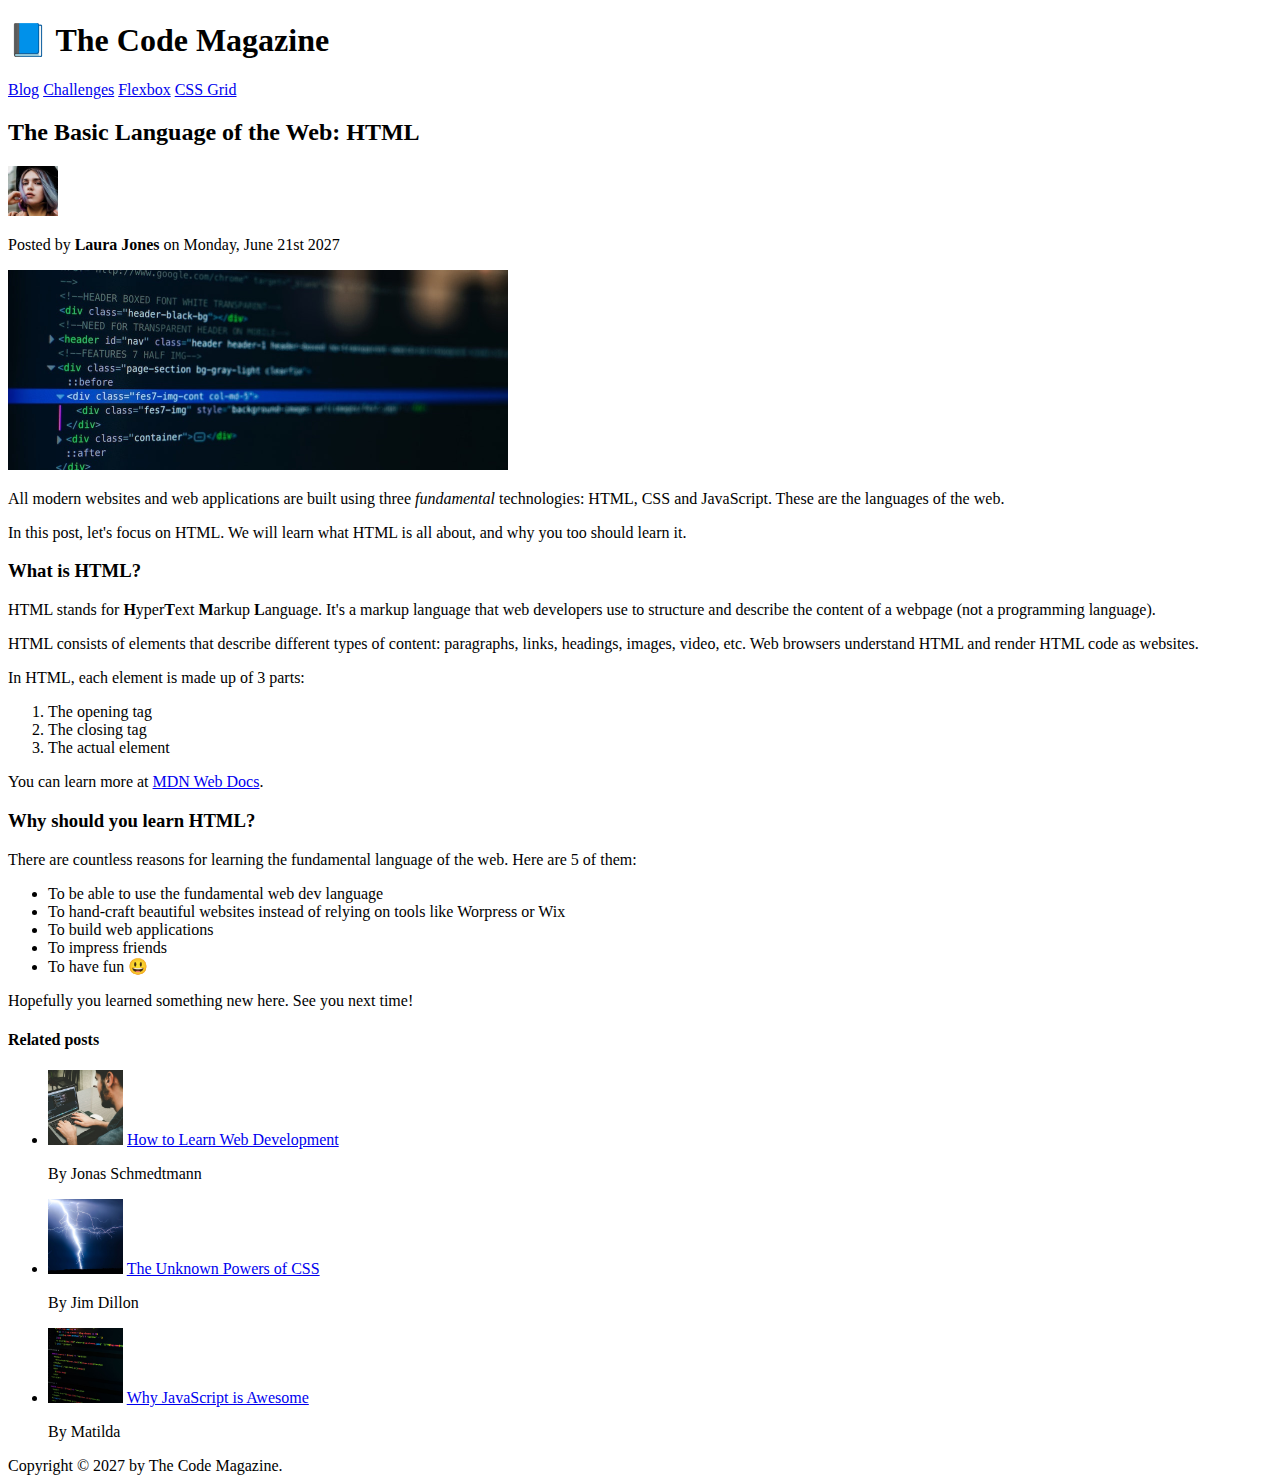
<file: final/02-HTML-Fundamentals/index.html>
<!DOCTYPE html>
<html lang="en">
  <head>
    <meta charset="UTF-8" />
    <title>The Basic Language of the Web: HTML</title>
  </head>

  <body>
    <!--
    <h1>The Basic Language of the Web: HTML</h1>
    <h2>The Basic Language of the Web: HTML</h2>
    <h3>The Basic Language of the Web: HTML</h3>
    <h4>The Basic Language of the Web: HTML</h4>
    <h5>The Basic Language of the Web: HTML</h5>
    <h6>The Basic Language of the Web: HTML</h6>
    -->

    <header>
      <h1>📘 The Code Magazine</h1>

      <nav>
        <a href="blog.html">Blog</a>
        <a href="#">Challenges</a>
        <a href="#">Flexbox</a>
        <a href="#">CSS Grid</a>
      </nav>
    </header>

    <article>
      <header>
        <h2>The Basic Language of the Web: HTML</h2>

        <img
          src="img/laura-jones.jpg"
          alt="Headshot of Laura Jones"
          height="50"
          width="50"
        />

        <p>Posted by <strong>Laura Jones</strong> on Monday, June 21st 2027</p>

        <img
          src="img/post-img.jpg"
          alt="HTML code on a screen"
          width="500"
          height="200"
        />
      </header>

      <p>
        All modern websites and web applications are built using three
        <em>fundamental</em>
        technologies: HTML, CSS and JavaScript. These are the languages of the
        web.
      </p>

      <p>
        In this post, let's focus on HTML. We will learn what HTML is all about,
        and why you too should learn it.
      </p>

      <h3>What is HTML?</h3>
      <p>
        HTML stands for <strong>H</strong>yper<strong>T</strong>ext
        <strong>M</strong>arkup <strong>L</strong>anguage. It's a markup
        language that web developers use to structure and describe the content
        of a webpage (not a programming language).
      </p>
      <p>
        HTML consists of elements that describe different types of content:
        paragraphs, links, headings, images, video, etc. Web browsers understand
        HTML and render HTML code as websites.
      </p>
      <p>In HTML, each element is made up of 3 parts:</p>

      <ol>
        <li>The opening tag</li>
        <li>The closing tag</li>
        <li>The actual element</li>
      </ol>

      <p>
        You can learn more at
        <a
          href="https://developer.mozilla.org/en-US/docs/Web/HTML"
          target="_blank"
          >MDN Web Docs</a
        >.
      </p>

      <h3>Why should you learn HTML?</h3>

      <p>
        There are countless reasons for learning the fundamental language of the
        web. Here are 5 of them:
      </p>

      <ul>
        <li>To be able to use the fundamental web dev language</li>
        <li>
          To hand-craft beautiful websites instead of relying on tools like
          Worpress or Wix
        </li>
        <li>To build web applications</li>
        <li>To impress friends</li>
        <li>To have fun 😃</li>
      </ul>

      <p>Hopefully you learned something new here. See you next time!</p>
    </article>

    <aside>
      <h4>Related posts</h4>

      <ul>
        <li>
          <img
            src="img/related-1.jpg"
            alt="Person programming"
            width="75"
            width="75"
          />
          <a href="#">How to Learn Web Development</a>
          <p>By Jonas Schmedtmann</p>
        </li>
        <li>
          <img src="img/related-2.jpg" alt="Lightning" width="75" heigth="75" />
          <a href="#">The Unknown Powers of CSS</a>
          <p>By Jim Dillon</p>
        </li>
        <li>
          <img
            src="img/related-3.jpg"
            alt="JavaScript code on a screen"
            width="75"
            height="75"
          />
          <a href="#">Why JavaScript is Awesome</a>
          <p>By Matilda</p>
        </li>
      </ul>
    </aside>

    <footer>Copyright &copy; 2027 by The Code Magazine.</footer>
  </body>
</html>
</file>
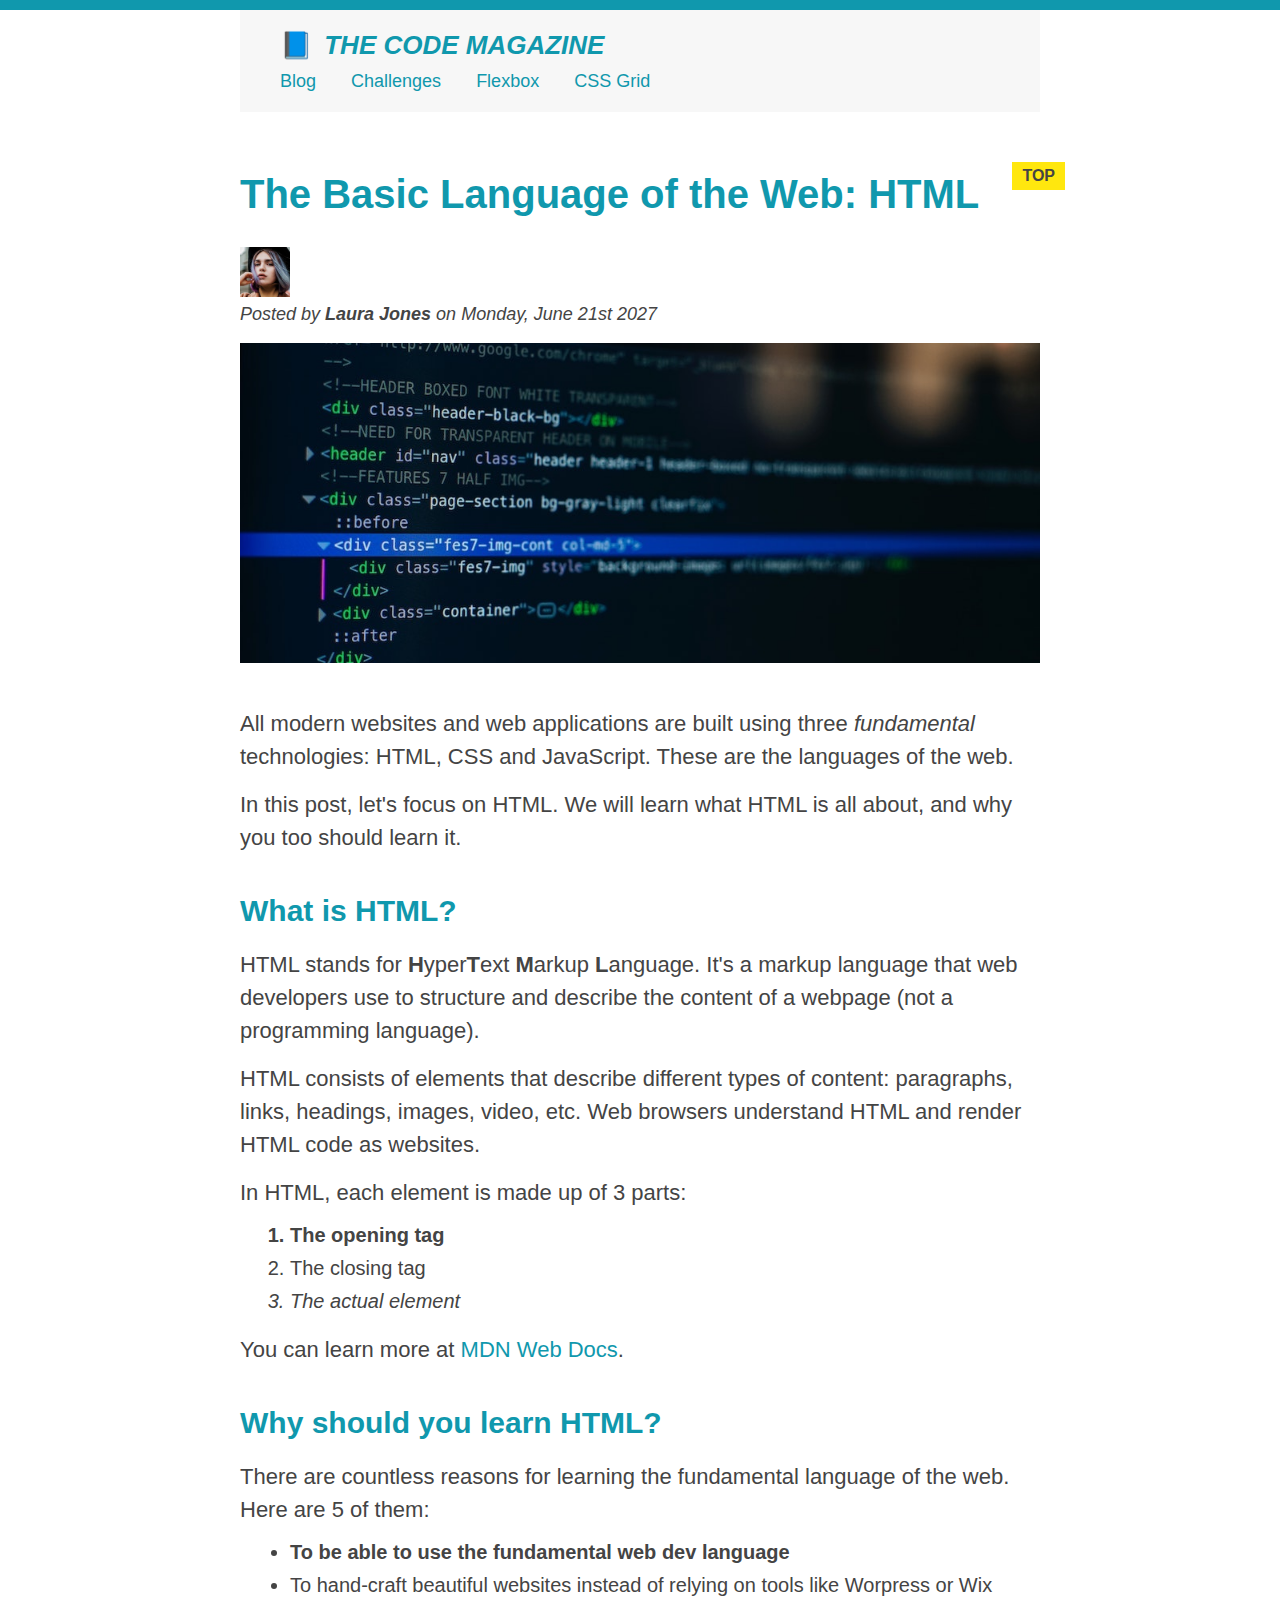
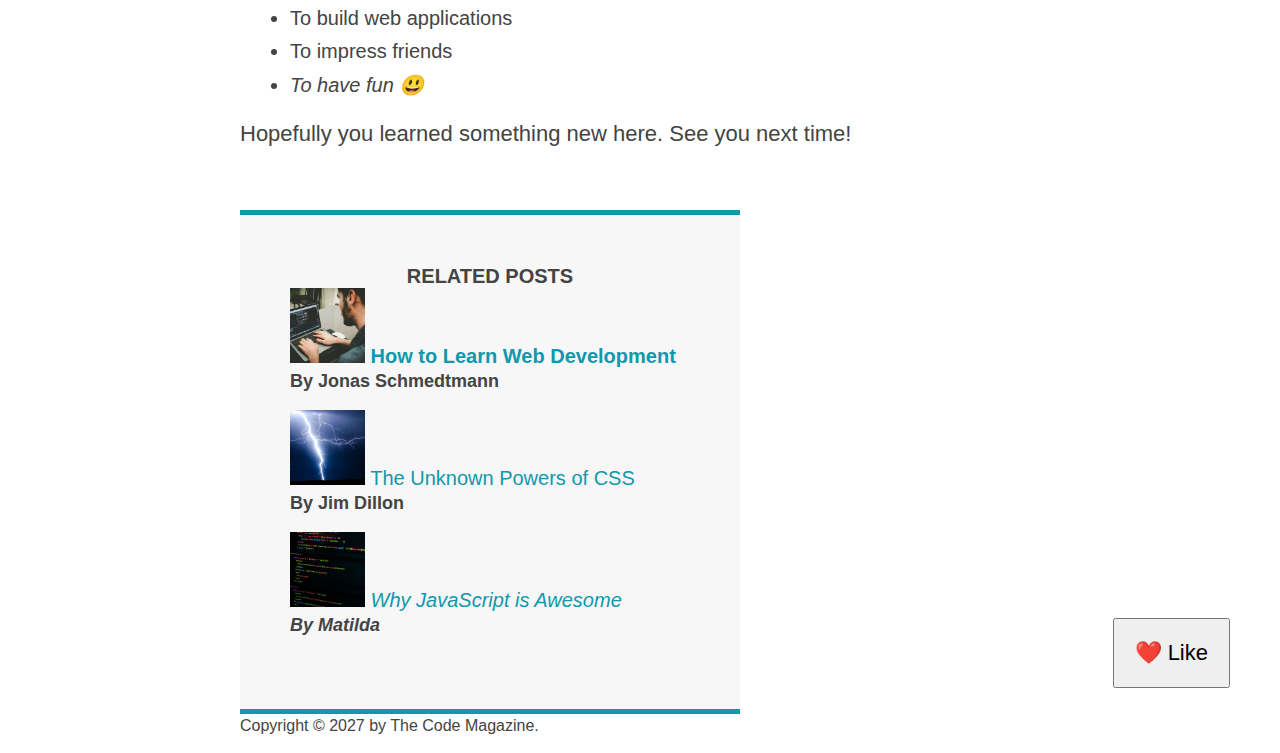
<file: final/03-CSS-Fundamentals/index.html>
<!DOCTYPE html>
<html lang="en">
  <head>
    <meta charset="UTF-8" />
    <link href="style.css" rel="stylesheet" />

    <title>The Basic Language of the Web: HTML</title>
  </head>

  <body>
    <!--
    <h1>The Basic Language of the Web: HTML</h1>
    <h2>The Basic Language of the Web: HTML</h2>
    <h3>The Basic Language of the Web: HTML</h3>
    <h4>The Basic Language of the Web: HTML</h4>
    <h5>The Basic Language of the Web: HTML</h5>
    <h6>The Basic Language of the Web: HTML</h6>
    -->

    <div class="container">
      <header class="main-header">
        <h1>📘 The Code Magazine</h1>

        <nav>
          <!-- <strong>This is the navigation</strong> -->
          <a href="blog.html">Blog</a>
          <a href="#">Challenges</a>
          <a href="#">Flexbox</a>
          <a href="#">CSS Grid</a>
        </nav>
      </header>

      <article>
        <header class="post-header">
          <h2>The Basic Language of the Web: HTML</h2>

          <img
            src="img/laura-jones.jpg"
            alt="Headshot of Laura Jones"
            height="50"
            width="50"
          />

          <p id="author">
            Posted by <strong>Laura Jones</strong> on Monday, June 21st 2027
          </p>

          <img
            src="img/post-img.jpg"
            alt="HTML code on a screen"
            width="500"
            height="200"
            class="post-img"
          />
          <button>❤️ Like</button>
        </header>

        <p>
          All modern websites and web applications are built using three
          <em>fundamental</em>
          technologies: HTML, CSS and JavaScript. These are the languages of the
          web.
        </p>

        <p>
          In this post, let's focus on HTML. We will learn what HTML is all
          about, and why you too should learn it.
        </p>

        <h3>What is HTML?</h3>
        <p>
          HTML stands for <strong>H</strong>yper<strong>T</strong>ext
          <strong>M</strong>arkup <strong>L</strong>anguage. It's a markup
          language that web developers use to structure and describe the content
          of a webpage (not a programming language).
        </p>
        <p>
          HTML consists of elements that describe different types of content:
          paragraphs, links, headings, images, video, etc. Web browsers
          understand HTML and render HTML code as websites.
        </p>
        <p>In HTML, each element is made up of 3 parts:</p>

        <ol>
          <li class="first-li">The opening tag</li>
          <li>The closing tag</li>
          <li>The actual element</li>
        </ol>

        <p>
          You can learn more at
          <a
            href="https://developer.mozilla.org/en-US/docs/Web/HTML"
            target="_blank"
            >MDN Web Docs</a
          >.
        </p>

        <h3>Why should you learn HTML?</h3>

        <p>
          There are countless reasons for learning the fundamental language of
          the web. Here are 5 of them:
        </p>

        <ul>
          <li class="first-li">
            To be able to use the fundamental web dev language
          </li>
          <li>
            To hand-craft beautiful websites instead of relying on tools like
            Worpress or Wix
          </li>
          <li>To build web applications</li>
          <li>To impress friends</li>
          <li>To have fun 😃</li>
        </ul>

        <p>Hopefully you learned something new here. See you next time!</p>
      </article>

      <aside>
        <h4>Related posts</h4>

        <ul class="related">
          <li>
            <img
              src="img/related-1.jpg"
              alt="Person programming"
              width="75"
              height="75"
            />
            <a href="#">How to Learn Web Development</a>
            <p class="related-author">By Jonas Schmedtmann</p>
          </li>
          <li>
            <img
              src="img/related-2.jpg"
              alt="Lightning"
              width="75"
              height="75"
            />
            <a href="#">The Unknown Powers of CSS</a>
            <p class="related-author">By Jim Dillon</p>
          </li>
          <li>
            <img
              src="img/related-3.jpg"
              alt="JavaScript code on a screen"
              width="75"
              height="75"
            />
            <a href="#">Why JavaScript is Awesome</a>
            <p class="related-author">By Matilda</p>
          </li>
        </ul>
      </aside>

      <footer>
        <p id="copyright" class="copyright text">
          Copyright &copy; 2027 by The Code Magazine.
        </p>
      </footer>
    </div>
  </body>
</html>
</file>
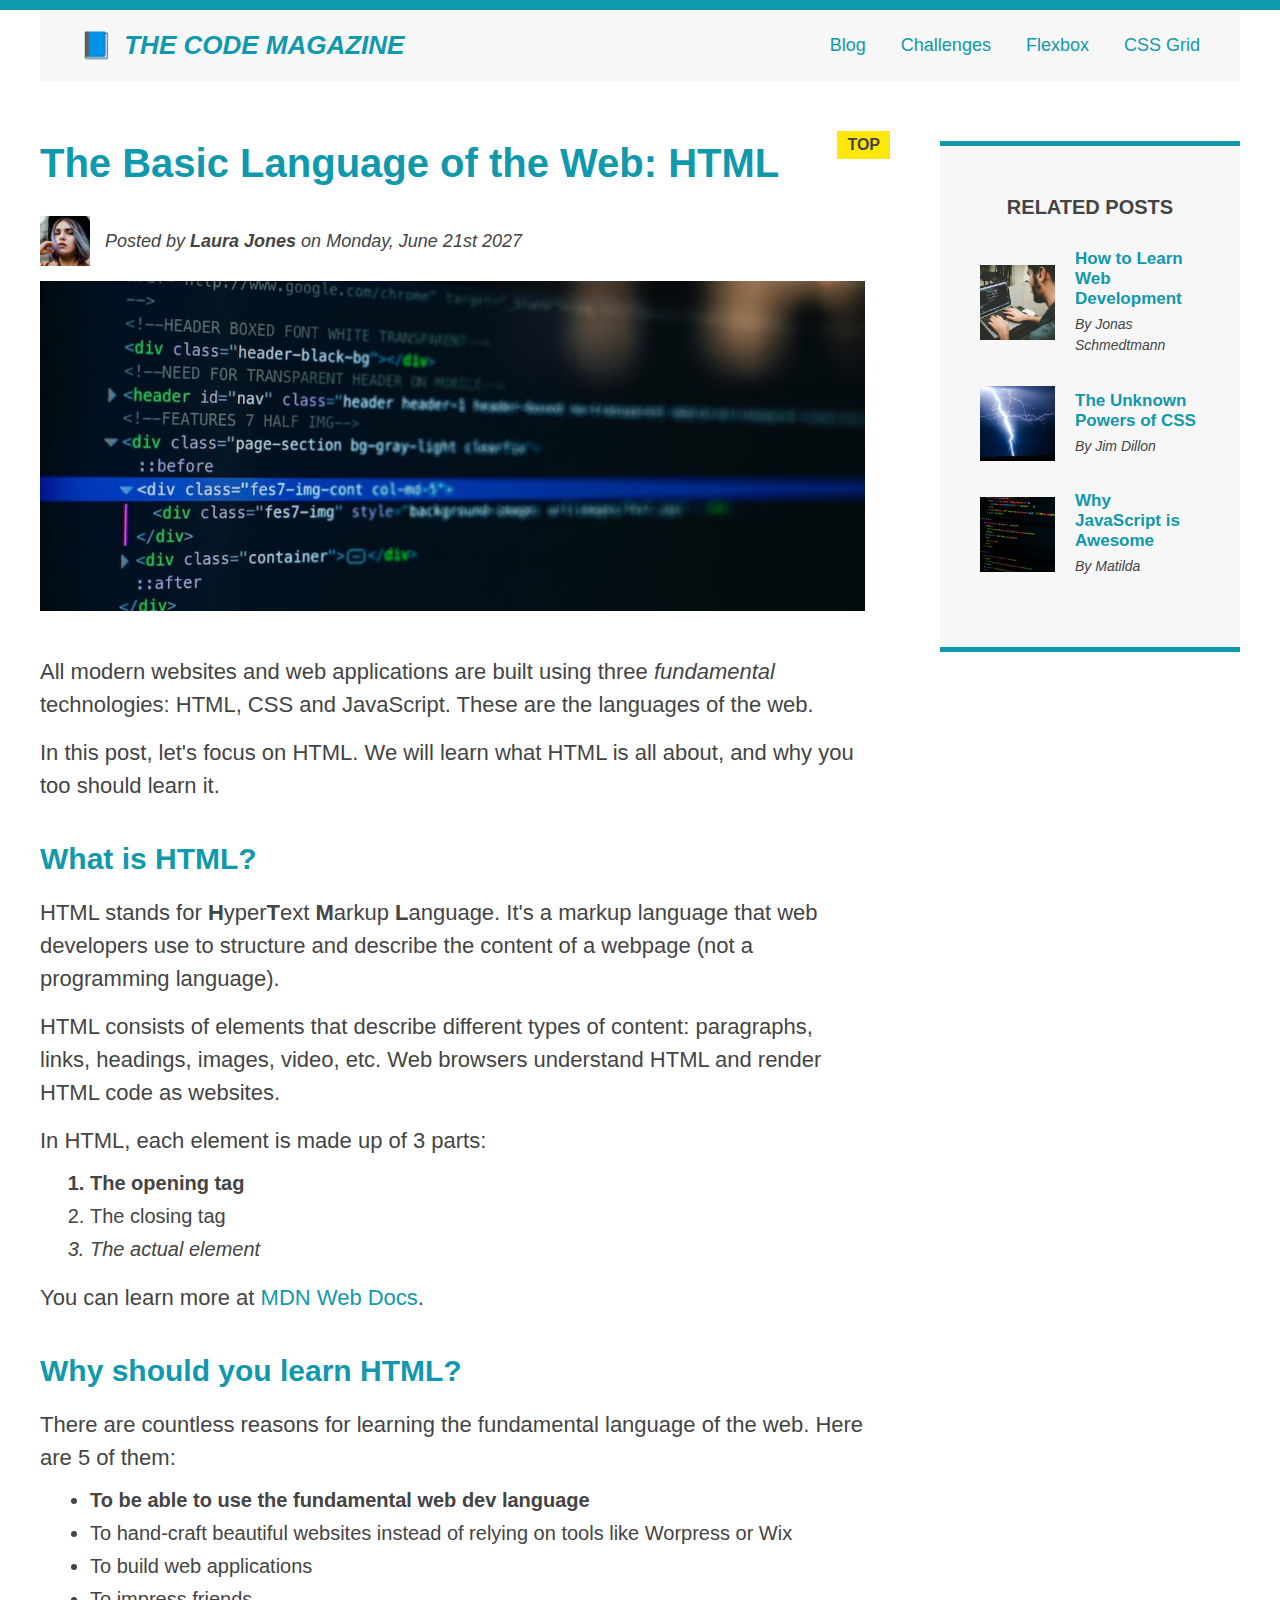
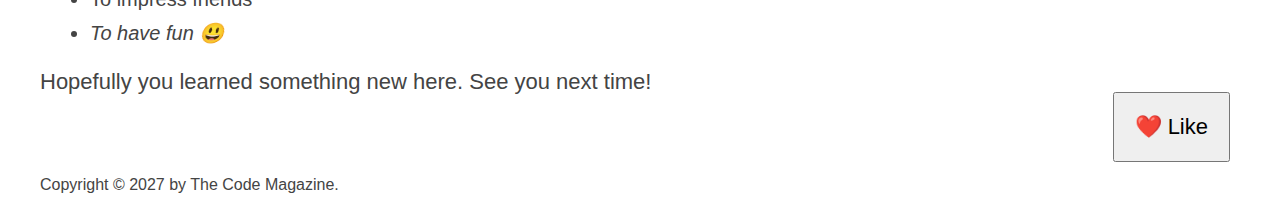
<file: final/04-CSS-Layouts/index.html>
<!DOCTYPE html>
<html lang="en">
  <head>
    <meta charset="UTF-8" />
    <link href="style.css" rel="stylesheet" />

    <title>The Basic Language of the Web: HTML</title>
  </head>

  <body>
    <!--
    <h1>The Basic Language of the Web: HTML</h1>
    <h2>The Basic Language of the Web: HTML</h2>
    <h3>The Basic Language of the Web: HTML</h3>
    <h4>The Basic Language of the Web: HTML</h4>
    <h5>The Basic Language of the Web: HTML</h5>
    <h6>The Basic Language of the Web: HTML</h6>
    -->

    <div class="container">
      <header class="main-header clearfix">
        <h1>📘 The Code Magazine</h1>

        <nav>
          <!-- <strong>This is the navigation</strong> -->
          <a href="blog.html">Blog</a>
          <a href="#">Challenges</a>
          <a href="flexbox.html">Flexbox</a>
          <a href="css-grid.html">CSS Grid</a>
        </nav>

        <!-- <div class="clear"></div> -->
      </header>

      <!-- ONLY NECESSARY FOR FLEXBOX -->
      <!-- <div class="row"> -->
      <article>
        <header class="post-header">
          <h2>The Basic Language of the Web: HTML</h2>

          <div class="author-box">
            <img
              src="img/laura-jones.jpg"
              alt="Headshot of Laura Jones"
              height="50"
              width="50"
              class="author-img"
            />

            <p id="author" class="author">
              Posted by <strong>Laura Jones</strong> on Monday, June 21st 2027
            </p>
          </div>

          <img
            src="img/post-img.jpg"
            alt="HTML code on a screen"
            width="500"
            height="200"
            class="post-img"
          />
          <button>❤️ Like</button>
        </header>

        <p>
          All modern websites and web applications are built using three
          <em>fundamental</em>
          technologies: HTML, CSS and JavaScript. These are the languages of the
          web.
        </p>

        <p>
          In this post, let's focus on HTML. We will learn what HTML is all
          about, and why you too should learn it.
        </p>

        <h3>What is HTML?</h3>
        <p>
          HTML stands for <strong>H</strong>yper<strong>T</strong>ext
          <strong>M</strong>arkup <strong>L</strong>anguage. It's a markup
          language that web developers use to structure and describe the content
          of a webpage (not a programming language).
        </p>
        <p>
          HTML consists of elements that describe different types of content:
          paragraphs, links, headings, images, video, etc. Web browsers
          understand HTML and render HTML code as websites.
        </p>
        <p>In HTML, each element is made up of 3 parts:</p>

        <ol>
          <li class="first-li">The opening tag</li>
          <li>The closing tag</li>
          <li>The actual element</li>
        </ol>

        <p>
          You can learn more at
          <a
            href="https://developer.mozilla.org/en-US/docs/Web/HTML"
            target="_blank"
            >MDN Web Docs</a
          >.
        </p>

        <h3>Why should you learn HTML?</h3>

        <p>
          There are countless reasons for learning the fundamental language of
          the web. Here are 5 of them:
        </p>

        <ul>
          <li class="first-li">
            To be able to use the fundamental web dev language
          </li>
          <li>
            To hand-craft beautiful websites instead of relying on tools like
            Worpress or Wix
          </li>
          <li>To build web applications</li>
          <li>To impress friends</li>
          <li>To have fun 😃</li>
        </ul>

        <p>Hopefully you learned something new here. See you next time!</p>
      </article>

      <aside>
        <h4>Related posts</h4>

        <ul class="related">
          <li class="related-post">
            <img
              src="img/related-1.jpg"
              alt="Person programming"
              width="75"
              height="75"
            />
            <div>
              <a href="#" class="related-link">How to Learn Web Development</a>
              <p class="related-author">By Jonas Schmedtmann</p>
            </div>
          </li>
          <li class="related-post">
            <img
              src="img/related-2.jpg"
              alt="Lightning"
              width="75"
              height="75"
            />
            <div>
              <a href="#" class="related-link">The Unknown Powers of CSS</a>
              <p class="related-author">By Jim Dillon</p>
            </div>
          </li>
          <li class="related-post">
            <img
              src="img/related-3.jpg"
              alt="JavaScript code on a screen"
              width="75"
              height="75"
            />
            <div>
              <a href="#" class="related-link">Why JavaScript is Awesome</a>
              <p class="related-author">By Matilda</p>
            </div>
          </li>
        </ul>
      </aside>
      <!-- </div> -->

      <footer>
        <p id="copyright" class="copyright text">
          Copyright &copy; 2027 by The Code Magazine.
        </p>
      </footer>
    </div>
  </body>
</html>
</file>
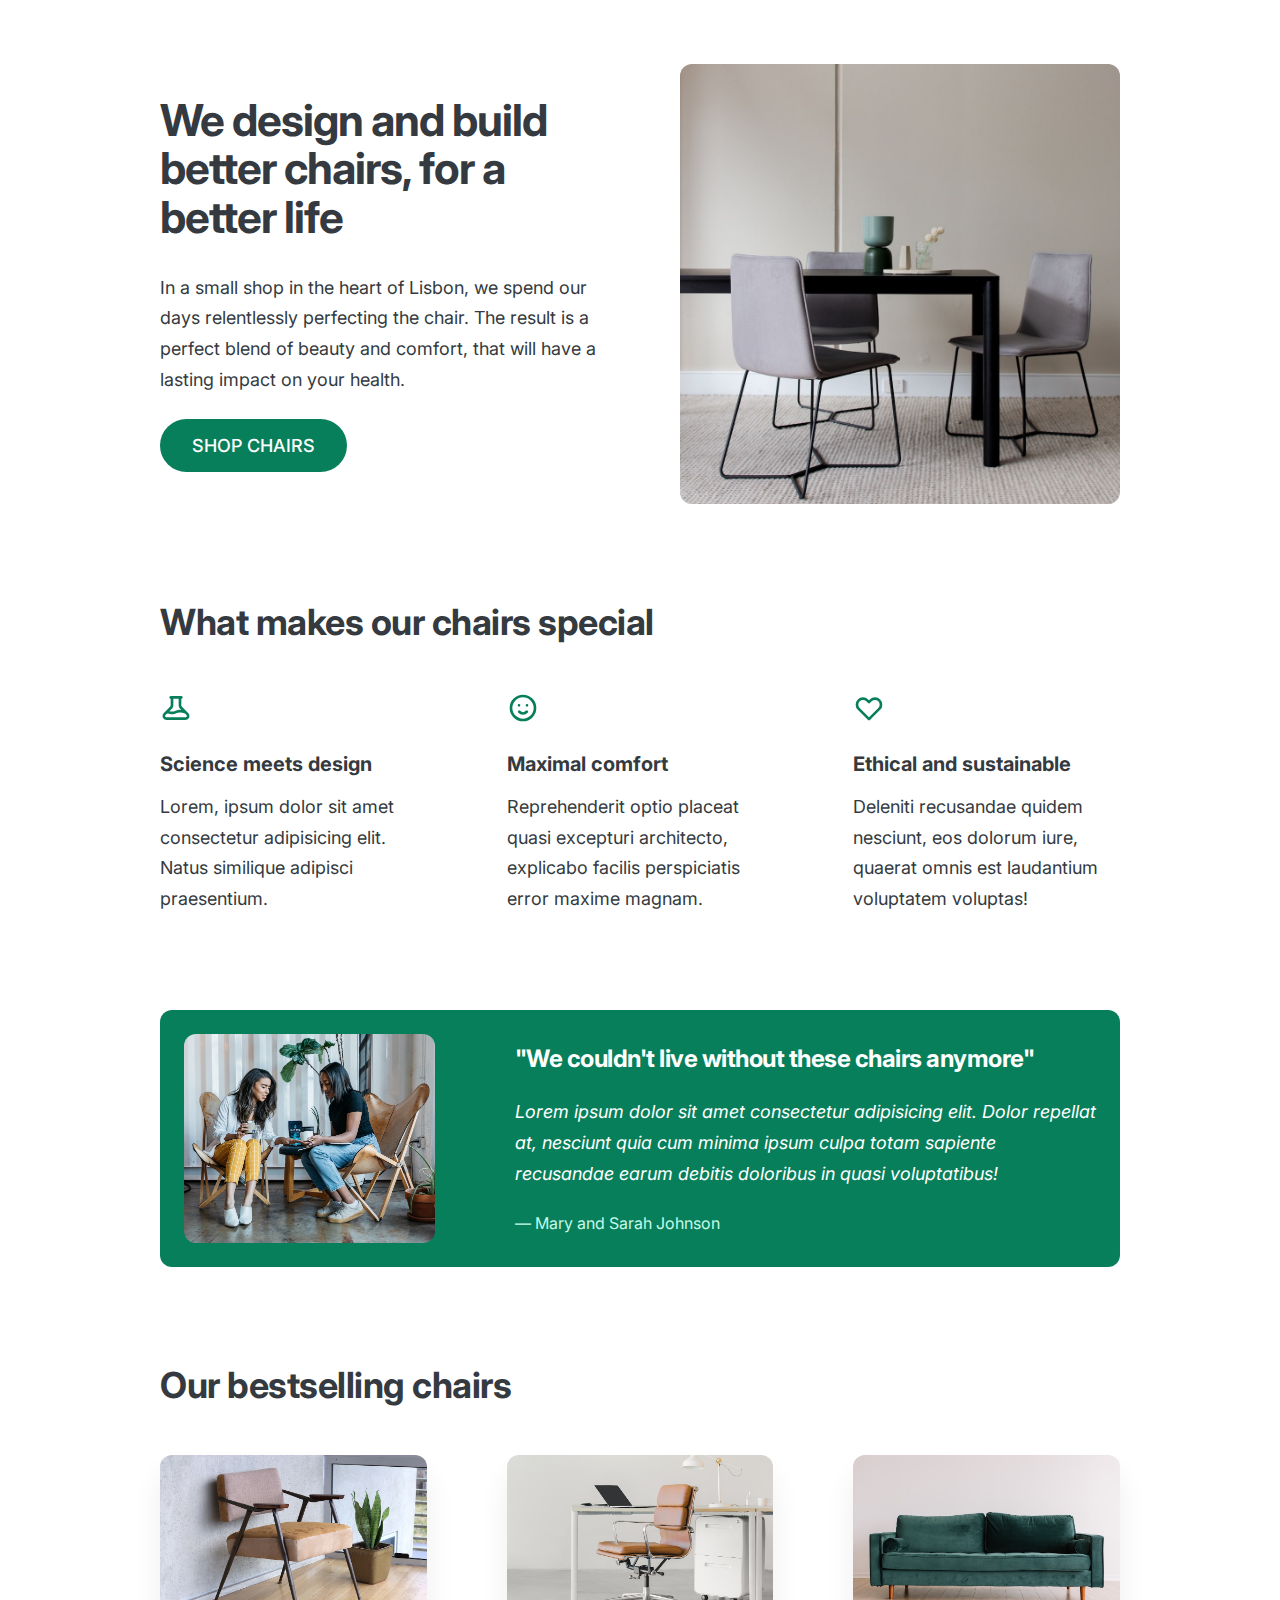
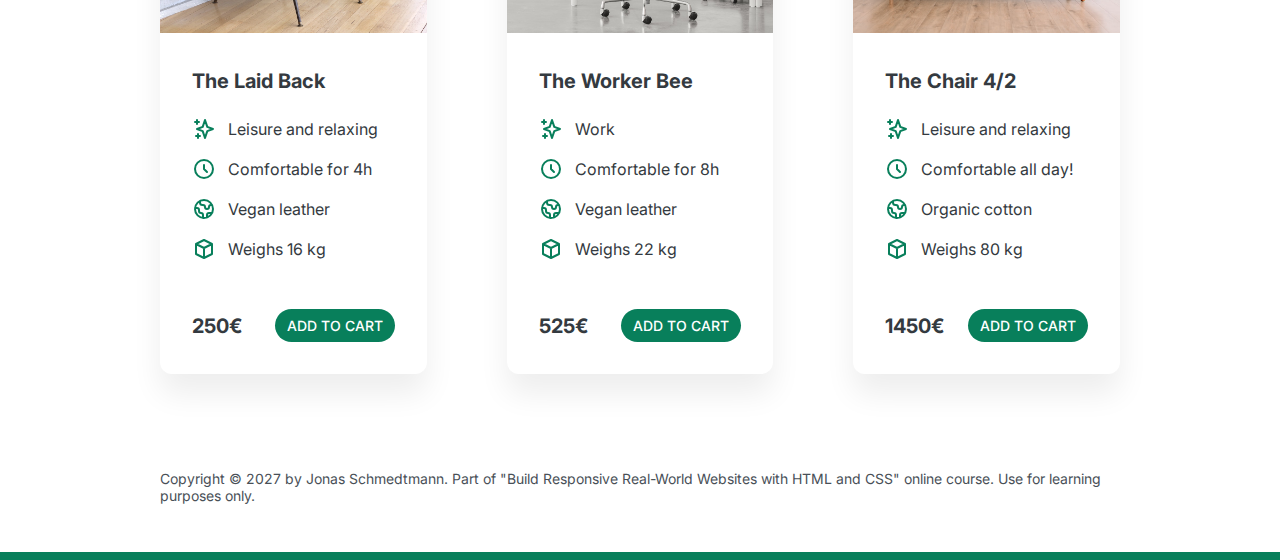
<file: final/05-Design/index.html>
<!DOCTYPE html>
<html lang="en">
  <head>
    <meta charset="UTF-8" />
    <meta http-equiv="X-UA-Compatible" content="IE=edge" />
    <meta name="viewport" content="width=device-width, initial-scale=1.0" />

    <link rel="preconnect" href="https://fonts.gstatic.com" />
    <link
      href="https://fonts.googleapis.com/css2?family=Inter:wght@400;500;700&display=swap"
      rel="stylesheet"
    />

    <link rel="stylesheet" href="style.css" />
    <title>Lisbon Chair Shop</title>
  </head>
  <body>
    <div class="container">
      <header>
        <div class="header-text-box">
          <h1>We design and build better chairs, for a better life</h1>
          <p class="header-text">
            In a small shop in the heart of Lisbon, we spend our days
            relentlessly perfecting the chair. The result is a perfect blend of
            beauty and comfort, that will have a lasting impact on your health.
          </p>
          <a class="btn btn--big" href="#">Shop chairs</a>
        </div>
        <img src="hero.jpg" alt="Photo" />
      </header>

      <section>
        <h2>What makes our chairs special</h2>
        <div class="grid-3-cols">
          <div>
            <svg
              xmlns="http://www.w3.org/2000/svg"
              class="features-icon"
              fill="none"
              viewBox="0 0 24 24"
              stroke="currentColor"
            >
              <path
                stroke-linecap="round"
                stroke-linejoin="round"
                stroke-width="2"
                d="M19.428 15.428a2 2 0 00-1.022-.547l-2.387-.477a6 6 0 00-3.86.517l-.318.158a6 6 0 01-3.86.517L6.05 15.21a2 2 0 00-1.806.547M8 4h8l-1 1v5.172a2 2 0 00.586 1.414l5 5c1.26 1.26.367 3.414-1.415 3.414H4.828c-1.782 0-2.674-2.154-1.414-3.414l5-5A2 2 0 009 10.172V5L8 4z"
              />
            </svg>
            <p class="features-title"><strong>Science meets design</strong></p>
            <p class="features-text">
              Lorem, ipsum dolor sit amet consectetur adipisicing elit. Natus
              similique adipisci praesentium.
            </p>
          </div>

          <div>
            <svg
              xmlns="http://www.w3.org/2000/svg"
              class="features-icon"
              fill="none"
              viewBox="0 0 24 24"
              stroke="currentColor"
            >
              <path
                stroke-linecap="round"
                stroke-linejoin="round"
                stroke-width="2"
                d="M14.828 14.828a4 4 0 01-5.656 0M9 10h.01M15 10h.01M21 12a9 9 0 11-18 0 9 9 0 0118 0z"
              />
            </svg>
            <p class="features-title">
              <strong>Maximal comfort</strong>
            </p>
            <p class="features-text">
              Reprehenderit optio placeat quasi excepturi architecto, explicabo
              facilis perspiciatis error maxime magnam.
            </p>
          </div>

          <div>
            <svg
              xmlns="http://www.w3.org/2000/svg"
              class="features-icon"
              fill="none"
              viewBox="0 0 24 24"
              stroke="currentColor"
            >
              <path
                stroke-linecap="round"
                stroke-linejoin="round"
                stroke-width="2"
                d="M4.318 6.318a4.5 4.5 0 000 6.364L12 20.364l7.682-7.682a4.5 4.5 0 00-6.364-6.364L12 7.636l-1.318-1.318a4.5 4.5 0 00-6.364 0z"
              />
            </svg>
            <p class="features-title">
              <strong>Ethical and sustainable</strong>
            </p>
            <p class="features-text">
              Deleniti recusandae quidem nesciunt, eos dolorum iure, quaerat
              omnis est laudantium voluptatem voluptas!
            </p>
          </div>
        </div>
      </section>

      <section class="testimonial-section">
        <div class="grid-3-cols">
          <img src="customers.jpg" alt="People sitting on chairs" />
          <div class="testimonial-box">
            <h2>"We couldn't live without these chairs anymore"</h2>
            <blockquote class="testimonial-text">
              Lorem ipsum dolor sit amet consectetur adipisicing elit. Dolor
              repellat at, nesciunt quia cum minima ipsum culpa totam sapiente
              recusandae earum debitis doloribus in quasi voluptatibus!
            </blockquote>
            <p class="testimonial-author">&mdash; Mary and Sarah Johnson</p>
          </div>
        </div>
      </section>

      <section>
        <h2>Our bestselling chairs</h2>
        <div class="grid-3-cols">
          <figure class="chair">
            <img src="chair-1.jpg" alt="Chair" />
            <div class="chair-box">
              <h3>The Laid Back</h3>
              <ul class="chair-details">
                <li>
                  <svg
                    xmlns="http://www.w3.org/2000/svg"
                    class="chair-icon"
                    fill="none"
                    viewBox="0 0 24 24"
                    stroke="currentColor"
                  >
                    <path
                      stroke-linecap="round"
                      stroke-linejoin="round"
                      stroke-width="2"
                      d="M5 3v4M3 5h4M6 17v4m-2-2h4m5-16l2.286 6.857L21 12l-5.714 2.143L13 21l-2.286-6.857L5 12l5.714-2.143L13 3z"
                    />
                  </svg>
                  <!-- Span is a generic INLINE text element, it doesn't have any meaning. It's like a div element, but inline -->
                  <span>Leisure and relaxing</span>
                </li>
                <li>
                  <svg
                    xmlns="http://www.w3.org/2000/svg"
                    class="chair-icon"
                    fill="none"
                    viewBox="0 0 24 24"
                    stroke="currentColor"
                  >
                    <path
                      stroke-linecap="round"
                      stroke-linejoin="round"
                      stroke-width="2"
                      d="M12 8v4l3 3m6-3a9 9 0 11-18 0 9 9 0 0118 0z"
                    />
                  </svg>
                  <span>Comfortable for 4h</span>
                </li>
                <li>
                  <svg
                    xmlns="http://www.w3.org/2000/svg"
                    class="chair-icon"
                    fill="none"
                    viewBox="0 0 24 24"
                    stroke="currentColor"
                  >
                    <path
                      stroke-linecap="round"
                      stroke-linejoin="round"
                      stroke-width="2"
                      d="M3.055 11H5a2 2 0 012 2v1a2 2 0 002 2 2 2 0 012 2v2.945M8 3.935V5.5A2.5 2.5 0 0010.5 8h.5a2 2 0 012 2 2 2 0 104 0 2 2 0 012-2h1.064M15 20.488V18a2 2 0 012-2h3.064M21 12a9 9 0 11-18 0 9 9 0 0118 0z"
                    />
                  </svg>
                  <span>Vegan leather</span>
                </li>
                <li>
                  <svg
                    xmlns="http://www.w3.org/2000/svg"
                    class="chair-icon"
                    fill="none"
                    viewBox="0 0 24 24"
                    stroke="currentColor"
                  >
                    <path
                      stroke-linecap="round"
                      stroke-linejoin="round"
                      stroke-width="2"
                      d="M20 7l-8-4-8 4m16 0l-8 4m8-4v10l-8 4m0-10L4 7m8 4v10M4 7v10l8 4"
                    />
                  </svg>
                  <span>Weighs 16 kg</span>
                </li>
              </ul>
              <div class="chair-price">
                <strong>250€</strong>
                <a href="#" class="btn btn--small">Add to cart</a>
              </div>
            </div>
          </figure>

          <figure class="chair">
            <img src="chair-2.jpg" alt="Chair" />
            <div class="chair-box">
              <h3>The Worker Bee</h3>
              <ul class="chair-details">
                <li>
                  <svg
                    xmlns="http://www.w3.org/2000/svg"
                    class="chair-icon"
                    fill="none"
                    viewBox="0 0 24 24"
                    stroke="currentColor"
                  >
                    <path
                      stroke-linecap="round"
                      stroke-linejoin="round"
                      stroke-width="2"
                      d="M5 3v4M3 5h4M6 17v4m-2-2h4m5-16l2.286 6.857L21 12l-5.714 2.143L13 21l-2.286-6.857L5 12l5.714-2.143L13 3z"
                    />
                  </svg>
                  <span>Work</span>
                </li>
                <li>
                  <svg
                    xmlns="http://www.w3.org/2000/svg"
                    class="chair-icon"
                    fill="none"
                    viewBox="0 0 24 24"
                    stroke="currentColor"
                  >
                    <path
                      stroke-linecap="round"
                      stroke-linejoin="round"
                      stroke-width="2"
                      d="M12 8v4l3 3m6-3a9 9 0 11-18 0 9 9 0 0118 0z"
                    />
                  </svg>
                  <span>Comfortable for 8h</span>
                </li>
                <li>
                  <svg
                    xmlns="http://www.w3.org/2000/svg"
                    class="chair-icon"
                    fill="none"
                    viewBox="0 0 24 24"
                    stroke="currentColor"
                  >
                    <path
                      stroke-linecap="round"
                      stroke-linejoin="round"
                      stroke-width="2"
                      d="M3.055 11H5a2 2 0 012 2v1a2 2 0 002 2 2 2 0 012 2v2.945M8 3.935V5.5A2.5 2.5 0 0010.5 8h.5a2 2 0 012 2 2 2 0 104 0 2 2 0 012-2h1.064M15 20.488V18a2 2 0 012-2h3.064M21 12a9 9 0 11-18 0 9 9 0 0118 0z"
                    />
                  </svg>
                  <span>Vegan leather</span>
                </li>
                <li>
                  <svg
                    xmlns="http://www.w3.org/2000/svg"
                    class="chair-icon"
                    fill="none"
                    viewBox="0 0 24 24"
                    stroke="currentColor"
                  >
                    <path
                      stroke-linecap="round"
                      stroke-linejoin="round"
                      stroke-width="2"
                      d="M20 7l-8-4-8 4m16 0l-8 4m8-4v10l-8 4m0-10L4 7m8 4v10M4 7v10l8 4"
                    />
                  </svg>
                  <span>Weighs 22 kg</span>
                </li>
              </ul>
              <div class="chair-price">
                <strong>525€</strong>
                <a href="#" class="btn btn--small">Add to cart</a>
              </div>
            </div>
          </figure>

          <figure class="chair">
            <img src="chair-3.jpg" alt="Chair" />
            <div class="chair-box">
              <h3>The Chair 4/2</h3>
              <ul class="chair-details">
                <li>
                  <svg
                    xmlns="http://www.w3.org/2000/svg"
                    class="chair-icon"
                    fill="none"
                    viewBox="0 0 24 24"
                    stroke="currentColor"
                  >
                    <path
                      stroke-linecap="round"
                      stroke-linejoin="round"
                      stroke-width="2"
                      d="M5 3v4M3 5h4M6 17v4m-2-2h4m5-16l2.286 6.857L21 12l-5.714 2.143L13 21l-2.286-6.857L5 12l5.714-2.143L13 3z"
                    />
                  </svg>
                  <span>Leisure and relaxing</span>
                </li>
                <li>
                  <svg
                    xmlns="http://www.w3.org/2000/svg"
                    class="chair-icon"
                    fill="none"
                    viewBox="0 0 24 24"
                    stroke="currentColor"
                  >
                    <path
                      stroke-linecap="round"
                      stroke-linejoin="round"
                      stroke-width="2"
                      d="M12 8v4l3 3m6-3a9 9 0 11-18 0 9 9 0 0118 0z"
                    />
                  </svg>
                  <span>Comfortable all day!</span>
                </li>
                <li>
                  <svg
                    xmlns="http://www.w3.org/2000/svg"
                    class="chair-icon"
                    fill="none"
                    viewBox="0 0 24 24"
                    stroke="currentColor"
                  >
                    <path
                      stroke-linecap="round"
                      stroke-linejoin="round"
                      stroke-width="2"
                      d="M3.055 11H5a2 2 0 012 2v1a2 2 0 002 2 2 2 0 012 2v2.945M8 3.935V5.5A2.5 2.5 0 0010.5 8h.5a2 2 0 012 2 2 2 0 104 0 2 2 0 012-2h1.064M15 20.488V18a2 2 0 012-2h3.064M21 12a9 9 0 11-18 0 9 9 0 0118 0z"
                    />
                  </svg>
                  <span>Organic cotton</span>
                </li>
                <li>
                  <svg
                    xmlns="http://www.w3.org/2000/svg"
                    class="chair-icon"
                    fill="none"
                    viewBox="0 0 24 24"
                    stroke="currentColor"
                  >
                    <path
                      stroke-linecap="round"
                      stroke-linejoin="round"
                      stroke-width="2"
                      d="M20 7l-8-4-8 4m16 0l-8 4m8-4v10l-8 4m0-10L4 7m8 4v10M4 7v10l8 4"
                    />
                  </svg>
                  <span>Weighs 80 kg</span>
                </li>
              </ul>
              <div class="chair-price">
                <strong>1450€</strong>
                <a href="#" class="btn btn--small">Add to cart</a>
              </div>
            </div>
          </figure>
        </div>
      </section>

      <footer>
        Copyright &copy; 2027 by Jonas Schmedtmann. Part of "Build Responsive
        Real-World Websites with HTML and CSS" online course. Use for learning
        purposes only.
      </footer>
    </div>
  </body>
</html>
</file>
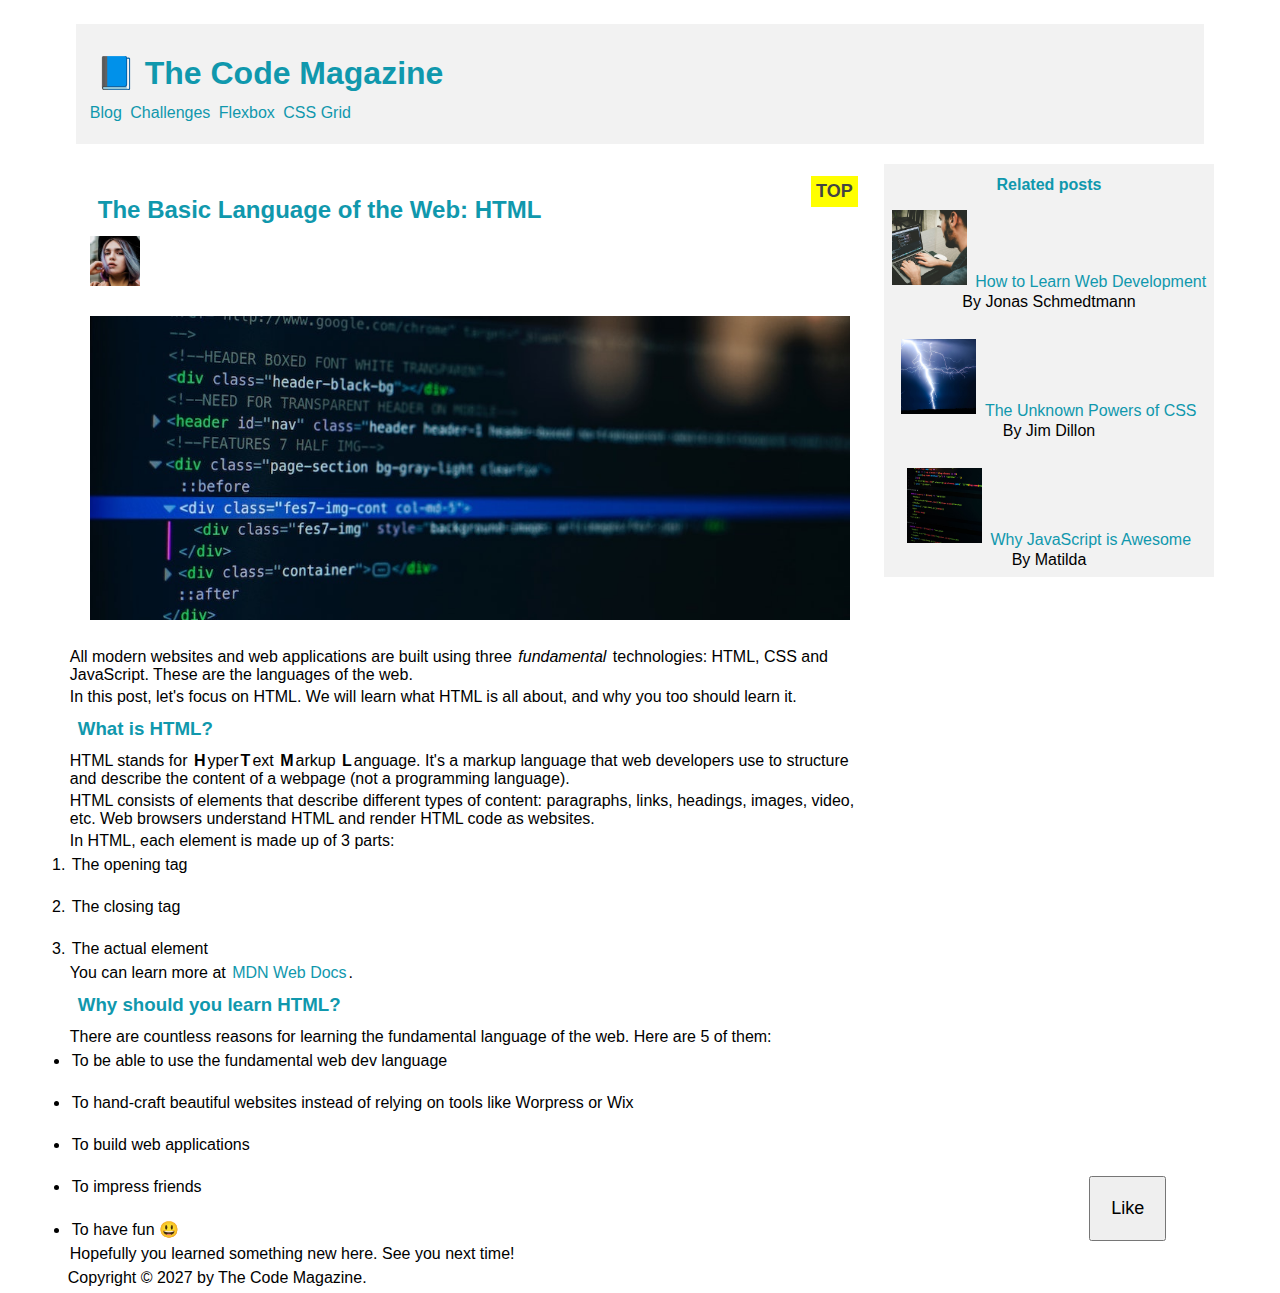
<file: starter/03-CSS-Fundamentals/index.html>
<!DOCTYPE html>
<html lang="en">
  <head>
    <meta charset="UTF-8" />
    <link rel="stylesheet" href="style.css"/>
    <title>The Basic Language of the Web: HTML</title>

    

  </head>
  
  <body >
    <button class="position-button">Like</button>

    <header class="main-header">
      <h1>📘 The Code Magazine</h1>

      <nav>
        <a href="blog.html">Blog</a>
        <a href="#">Challenges</a>
        <a href="#">Flexbox</a>
        <a href="#">CSS Grid</a>
      </nav>
    </header>

    <article>
      <header>
        <h2>The Basic Language of the Web: HTML</h2>

        <img
          src="img/laura-jones.jpg"
          alt="Headshot of Laura Jones"
          height="50"
          width="50"
        />

        <p class="author">Posted by <strong>Laura Jones</strong> on Monday, June 21st 2027</p>

        <img
          src="img/post-img.jpg"
          alt="HTML code on a screen"
          class="post-img"
        />
      </header>

      <p>
        All modern websites and web applications are built using three
        <em>fundamental</em>
        technologies: HTML, CSS and JavaScript. These are the languages of the
        web.
      </p>

      <p>
        In this post, let's focus on HTML. We will learn what HTML is all about,
        and why you too should learn it.
      </p>

      <h3>What is HTML?</h3>
      <p>
        HTML stands for <strong>H</strong>yper<strong>T</strong>ext
        <strong>M</strong>arkup <strong>L</strong>anguage. It's a markup
        language that web developers use to structure and describe the content
        of a webpage (not a programming language).
      </p>
      <p>
        HTML consists of elements that describe different types of content:
        paragraphs, links, headings, images, video, etc. Web browsers understand
        HTML and render HTML code as websites.
      </p>
      <p>In HTML, each element is made up of 3 parts:</p>

      <ol>
        <li>The opening tag</li>
        <li>The closing tag</li>
        <li>The actual element</li>
      </ol>

      <p>
        You can learn more at
        <a
          href="https://developer.mozilla.org/en-US/docs/Web/HTML"
          target="_blank"
          >MDN Web Docs</a
        >.
      </p>

      <h3>Why should you learn HTML?</h3>

      <p>
        There are countless reasons for learning the fundamental language of the
        web. Here are 5 of them:
      </p>

      <ul>
        <li>To be able to use the fundamental web dev language</li>
        <li>
          To hand-craft beautiful websites instead of relying on tools like
          Worpress or Wix
        </li>
        <li>To build web applications</li>
        <li>To impress friends</li>
        <li>To have fun 😃</li>
      </ul>

      <p>Hopefully you learned something new here. See you next time!</p>
    </article>

    <aside >
      <h4>Related posts</h4>

      <ul class="related-posts">
        <li>
          <img
            src="img/related-1.jpg"
            alt="Person programming"
            width="75"
            width="75"
          />
          <a href="#">How to Learn Web Development</a>
          <p>By Jonas Schmedtmann</p>
        </li>
        <li>
          <img src="img/related-2.jpg" alt="Lightning" width="75" heigth="75" />
          <a href="#">The Unknown Powers of CSS</a>
          <p>By Jim Dillon</p>
        </li>
        <li>
          <img
            src="img/related-3.jpg"
            alt="JavaScript code on a screen"
            width="75"
            height="75"
          />
          <a href="#">Why JavaScript is Awesome</a>
          <p>By Matilda</p>
        </li>
      </ul>
    </aside>

    <footer>Copyright &copy; 2027 by The Code Magazine.</footer>
  </body>
</html>
</file>
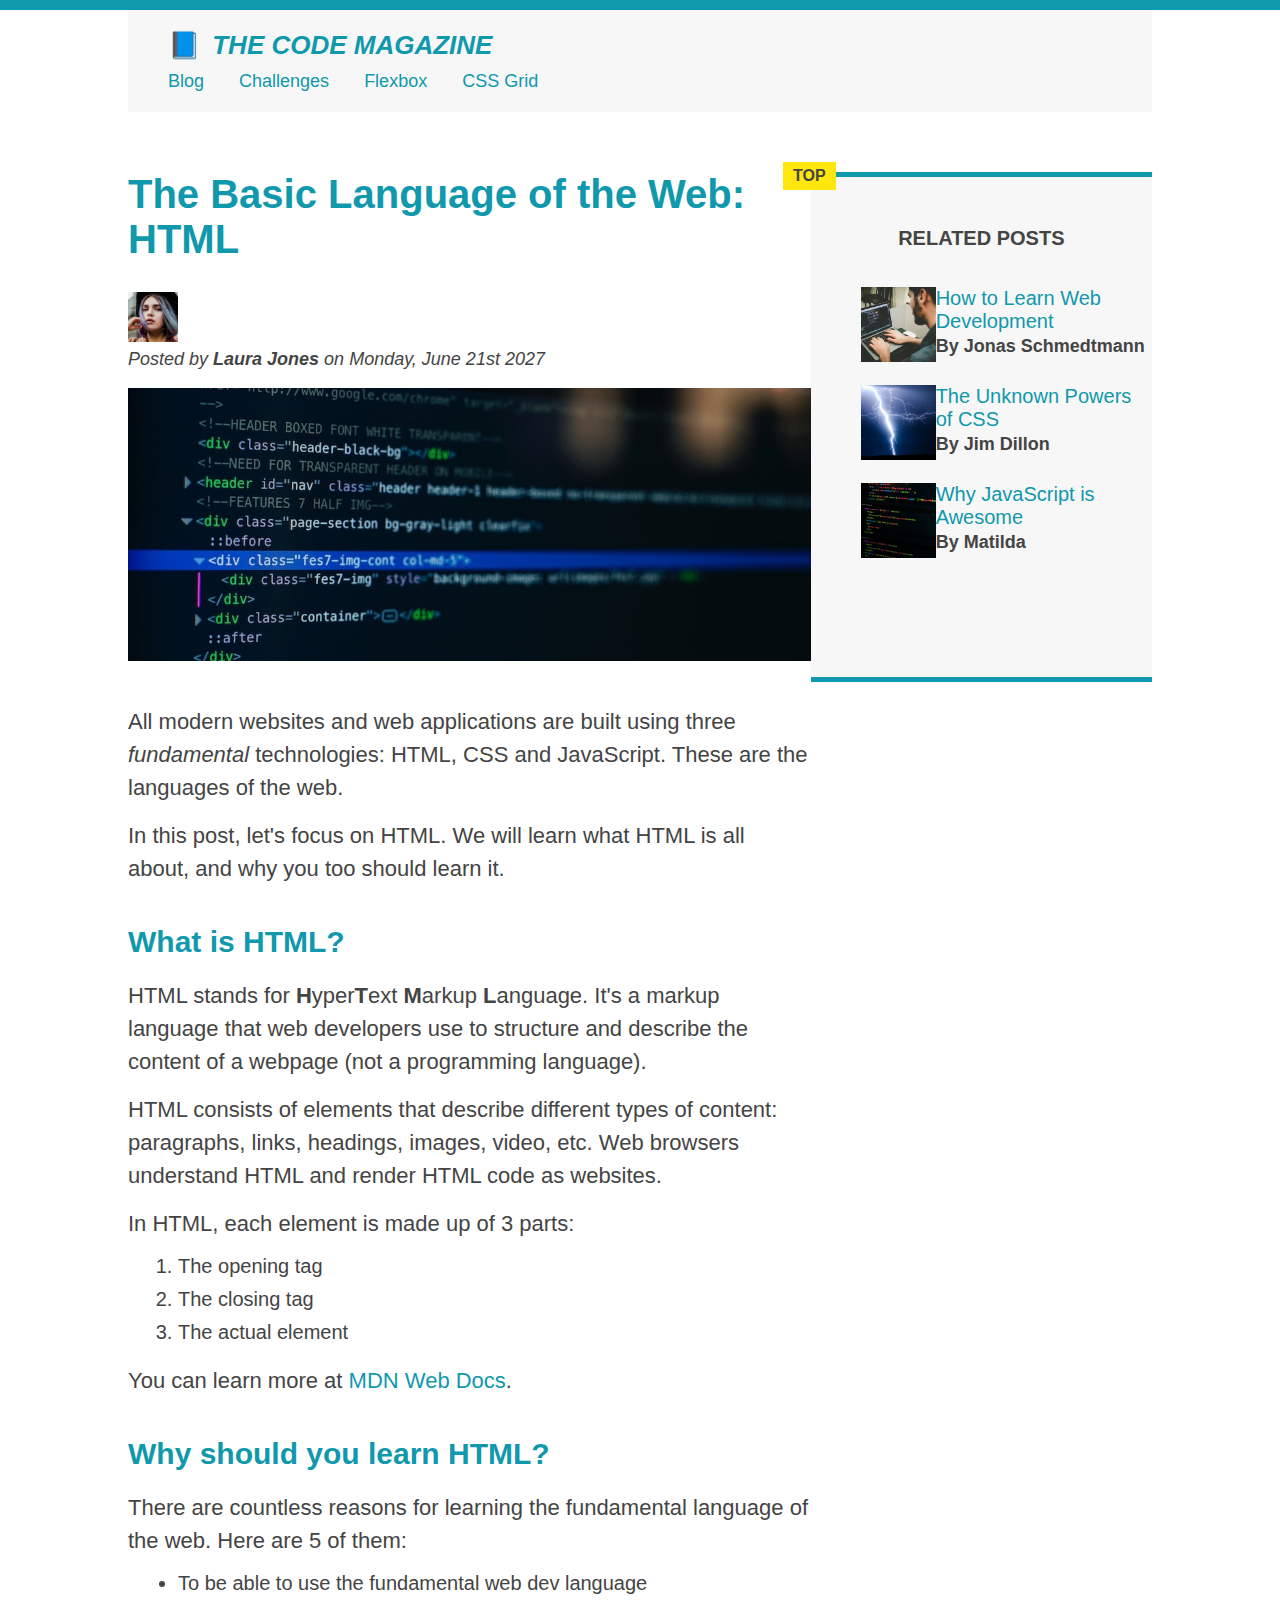
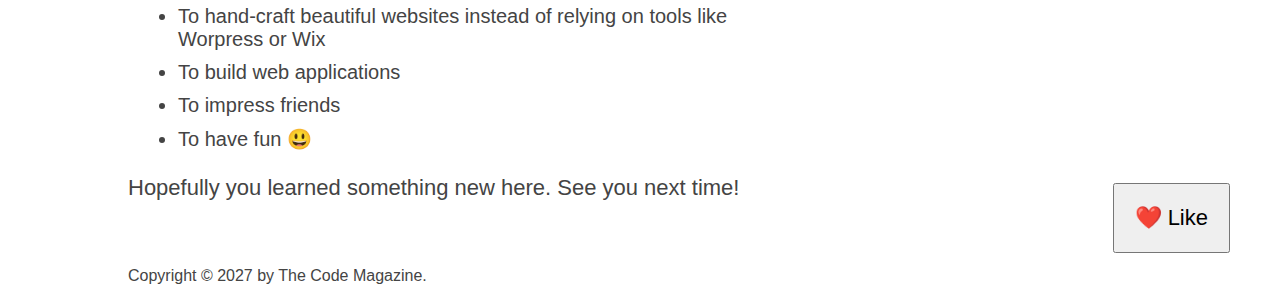
<file: starter/04-CSS-Layouts/index.html>
<!DOCTYPE html>
<html lang="en">
  <head>
    <meta charset="UTF-8" />
    <link href="style.css" rel="stylesheet" />

    <title>The Basic Language of the Web: HTML</title>
  </head>

  <body>
    <!--
    <h1>The Basic Language of the Web: HTML</h1>
    <h2>The Basic Language of the Web: HTML</h2>
    <h3>The Basic Language of the Web: HTML</h3>
    <h4>The Basic Language of the Web: HTML</h4>
    <h5>The Basic Language of the Web: HTML</h5>
    <h6>The Basic Language of the Web: HTML</h6>
    -->

    <div class="container">
      <header class="main-header">
        <h1>📘 The Code Magazine</h1>

        <nav>
          <!-- <strong>This is the navigation</strong> -->
          <a href="blog.html">Blog</a>
          <a href="#">Challenges</a>
          <a href="#">Flexbox</a>
          <a href="#">CSS Grid</a>
        </nav>
      </header>

      <div class="article-container">
      <article>
        <header class="post-header">
          <h2>The Basic Language of the Web: HTML</h2>

          <div class="author-div">
          <img
            src="img/laura-jones.jpg"
            alt="Headshot of Laura Jones"
            height="50"
            width="50"
          />

          <p id="author">
            Posted by <strong>Laura Jones</strong> on Monday, June 21st 2027
          </p>
        </div>
          <img
            src="img/post-img.jpg"
            alt="HTML code on a screen"
            width="500"
            height="200"
            class="post-img"
          />
          <button>❤️ Like</button>
        </header>

        <p>
          All modern websites and web applications are built using three
          <em>fundamental</em>
          technologies: HTML, CSS and JavaScript. These are the languages of the
          web.
        </p>

        <p>
          In this post, let's focus on HTML. We will learn what HTML is all
          about, and why you too should learn it.
        </p>

        <h3>What is HTML?</h3>
        <p>
          HTML stands for <strong>H</strong>yper<strong>T</strong>ext
          <strong>M</strong>arkup <strong>L</strong>anguage. It's a markup
          language that web developers use to structure and describe the content
          of a webpage (not a programming language).
        </p>
        <p>
          HTML consists of elements that describe different types of content:
          paragraphs, links, headings, images, video, etc. Web browsers
          understand HTML and render HTML code as websites.
        </p>
        <p>In HTML, each element is made up of 3 parts:</p>

        <ol>
          <li class="first-li">The opening tag</li>
          <li>The closing tag</li>
          <li>The actual element</li>
        </ol>

        <p>
          You can learn more at
          <a
            href="https://developer.mozilla.org/en-US/docs/Web/HTML"
            target="_blank"
            >MDN Web Docs</a
          >.
        </p>

        <h3>Why should you learn HTML?</h3>

        <p>
          There are countless reasons for learning the fundamental language of
          the web. Here are 5 of them:
        </p>

        <ul>
          <li class="first-li">
            To be able to use the fundamental web dev language
          </li>
          <li>
            To hand-craft beautiful websites instead of relying on tools like
            Worpress or Wix
          </li>
          <li>To build web applications</li>
          <li>To impress friends</li>
          <li>To have fun 😃</li>
        </ul>

        <p>Hopefully you learned something new here. See you next time!</p>
      </article>
      </div>
      <aside>
        <h4 class="related-title">Related posts</h4>

        <ul class="related">
          <li class="related-post">
            <img
              src="img/related-1.jpg"
              alt="Person programming"
              width="75"
              height="75"
              class="related-image"
            />
            <div>
            <a href="#">How to Learn Web Development</a>
            <p class="related-author">By Jonas Schmedtmann</p>
            </div>
          </li>
          <li class="related-post">
            <img
              src="img/related-2.jpg"
              alt="Lightning"
              width="75"
              height="75"
              class="related-image"
            />
            <div>
            <a href="#">The Unknown Powers of CSS</a>
            <p class="related-author">By Jim Dillon</p>
            </div>
          </li>
          <li class="related-post">
            <img
              src="img/related-3.jpg"
              alt="JavaScript code on a screen"
              width="75"
              height="75"
              class="related-image"
            />
            <div>
            <a href="#">Why JavaScript is Awesome</a>
            <p class="related-author">By Matilda</p>
            </div>
          </li>
        </ul>
      </aside>

      <footer>
        <p id="copyright" class="copyright text">
          Copyright &copy; 2027 by The Code Magazine.
        </p>
      </footer>
    </div>
  </body>
</html>
</file>
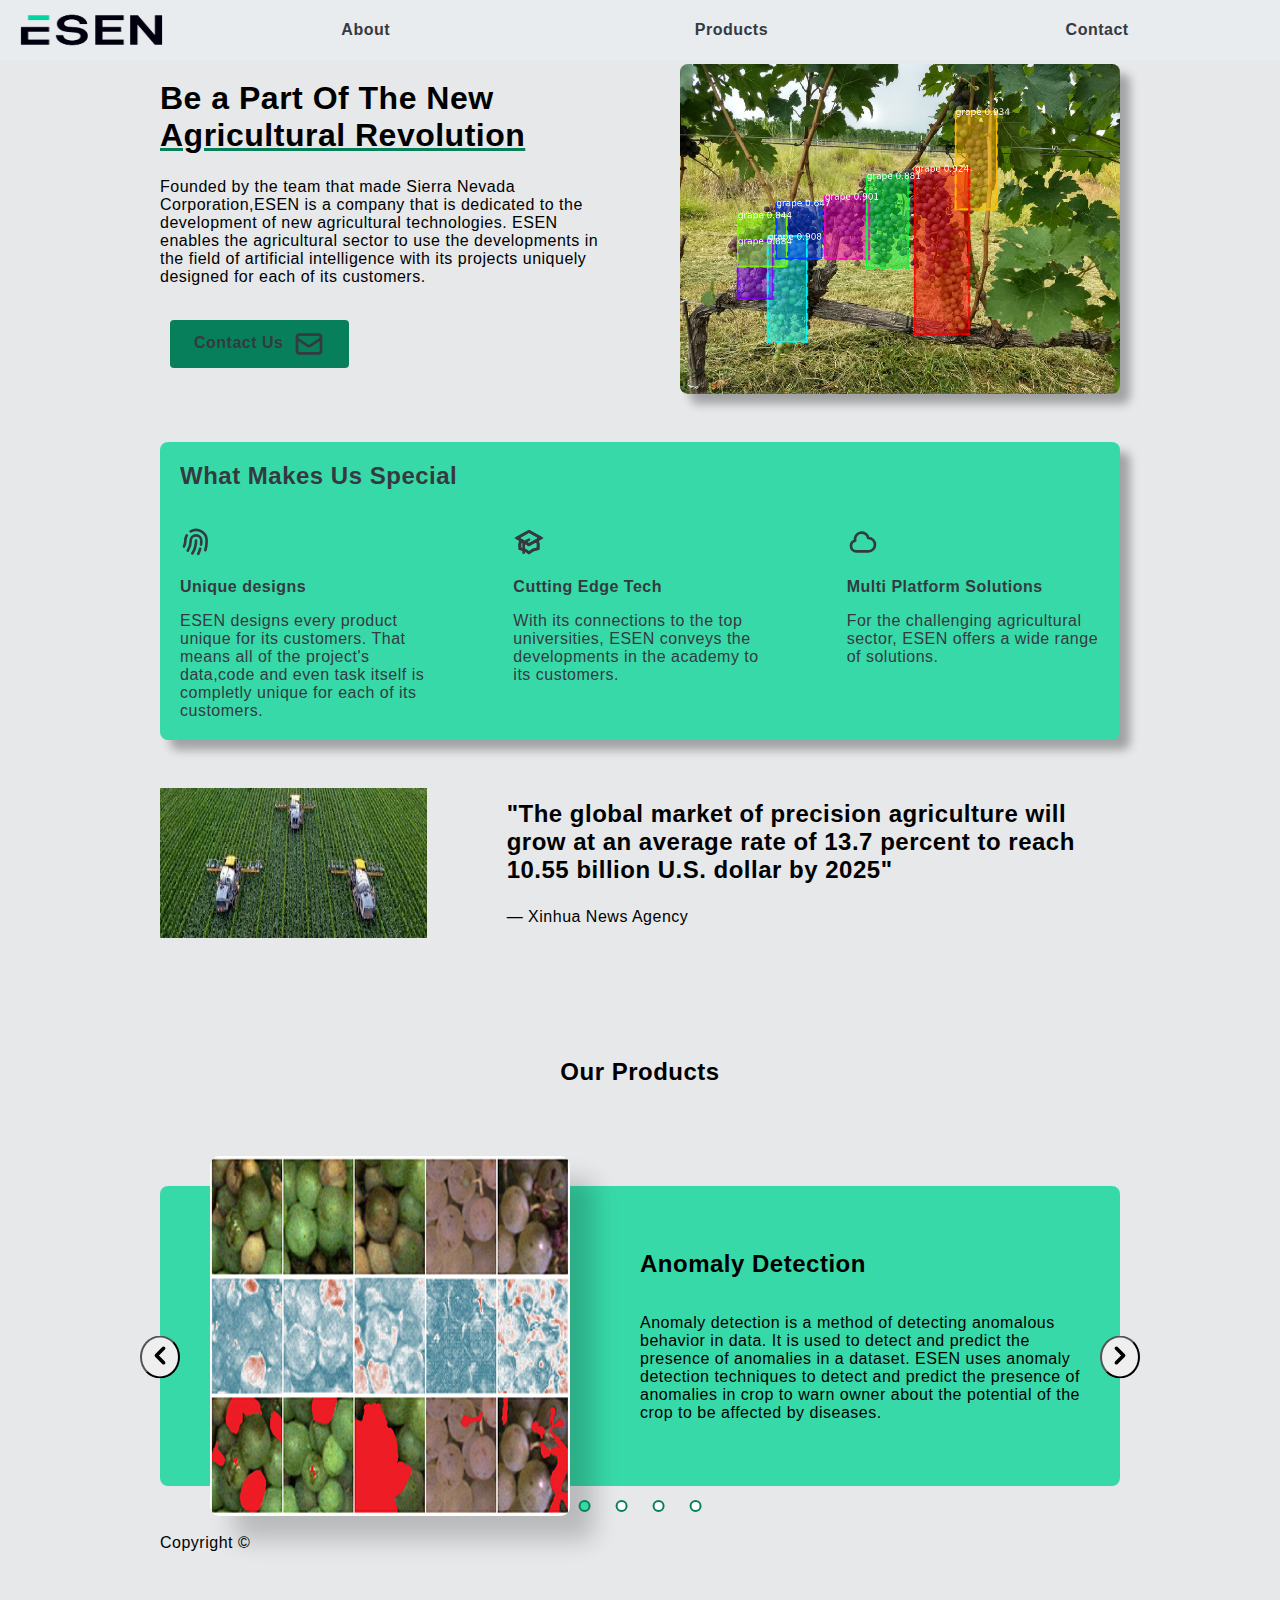
<file: starter/Esen/index.html>
<!DOCTYPE html>
<html lang="en">
  <head>
    <meta charset="UTF-8" />
    <meta http-equiv="X-UA-Compatible" content="IE=edge" />
    <meta name="viewport" content="width=device-width, initial-scale=1.0" />

    <link rel="stylesheet" href="style.css" />
    <title>ESEN</title>
  </head>

  <body>
    <nav>
      <img class="logo" src="logo.png" width="50" height="60">
      <a  class = "menu-items" href="index.html">About</a>
      <a class = "menu-items" href="about.html">Products</a>
      <a class = "menu-items" href="contact.html">Contact</a>
    </nav>



    <div class="container">
      <header>
        <div class="header-text-box">
          <h1>Be a Part Of The New <u>Agricultural Revolution</u></h1>
          <p class="header-text">
            Founded by the team that made Sierra Nevada Corporation,ESEN is a company that is dedicated to the development of new agricultural technologies.
            ESEN enables the agricultural sector to use the developments in the field of artificial intelligence with its projects uniquely designed for each of its customers.
          </p>
          <a class="btn btn--big" href="#">Contact Us<svg xmlns="http://www.w3.org/2000/svg" class="button-icon" fill="none" viewBox="0 0 24 24" stroke="currentColor" stroke-width="2">
            <path stroke-linecap="round" stroke-linejoin="round" d="M3 8l7.89 5.26a2 2 0 002.22 0L21 8M5 19h14a2 2 0 002-2V7a2 2 0 00-2-2H5a2 2 0 00-2 2v10a2 2 0 002 2z" />
          </svg>
            </svg>
          </a>
        </div>
        <img class="main-pic" src="grape.jpg" alt="Photo" />
      </header>

      <section class="light-background">
        <h2>What Makes Us Special</h2>
        <div class="grid-3-cols">
          <div>
            <svg class = "icon-pack" xmlns="http://www.w3.org/2000/svg" class="h-6 w-6" fill="none" viewBox="0 0 24 24" stroke="currentColor" stroke-width="2">
              <path stroke-linecap="round" stroke-linejoin="round" d="M12 11c0 3.517-1.009 6.799-2.753 9.571m-3.44-2.04l.054-.09A13.916 13.916 0 008 11a4 4 0 118 0c0 1.017-.07 2.019-.203 3m-2.118 6.844A21.88 21.88 0 0015.171 17m3.839 1.132c.645-2.266.99-4.659.99-7.132A8 8 0 008 4.07M3 15.364c.64-1.319 1-2.8 1-4.364 0-1.457.39-2.823 1.07-4" />
            </svg>
            <p class="features-title"><strong>Unique designs</strong></p>
            <p class="features-text">
              ESEN designs every product unique for its customers.
              That means all of the project's data,code and even task itself is completly unique for each of its customers.
            </p>
          </div>

          <div>
            <svg class = "icon-pack" xmlns="http://www.w3.org/2000/svg" class="h-6 w-6" fill="none" viewBox="0 0 24 24" stroke="currentColor" stroke-width="2">
              <path d="M12 14l9-5-9-5-9 5 9 5z" />
              <path d="M12 14l6.16-3.422a12.083 12.083 0 01.665 6.479A11.952 11.952 0 0012 20.055a11.952 11.952 0 00-6.824-2.998 12.078 12.078 0 01.665-6.479L12 14z" />
            <path stroke-linecap="round" stroke-linejoin="round" d="M12 14l9-5-9-5-9 5 9 5zm0 0l6.16-3.422a12.083 12.083 0 01.665 6.479A11.952 11.952 0 0012 20.055a11.952 11.952 0 00-6.824-2.998 12.078 12.078 0 01.665-6.479L12 14zm-4 6v-7.5l4-2.222" />
            </svg>
            <p class="features-title">
              <strong>Cutting Edge Tech</strong>
            </p>
            <p class="features-text">
              With its connections to the top universities, ESEN conveys the developments in the academy to its customers.
            </p>
          </div>

          <div>
            
            <svg class = "icon-pack" xmlns="http://www.w3.org/2000/svg" class="h-6 w-6" fill="none" viewBox="0 0 24 24" stroke="currentColor" stroke-width="2">
              <path stroke-linecap="round" stroke-linejoin="round" d="M3 15a4 4 0 004 4h9a5 5 0 10-.1-9.999 5.002 5.002 0 10-9.78 2.096A4.001 4.001 0 003 15z" />
            </svg>
            <p class="features-title">
              <strong>Multi Platform Solutions</strong>
            </p>
            <p class="features-text">
              For the challenging agricultural sector, ESEN offers a wide range of solutions.
            </p>
          </div>
        </div>
      </section>

      <section class="testimonial-section">
        <div class="grid-3-cols">
          <img src="agriculture.jpeg" alt="Harvesting" height="150px" />
          <div class="testimonial-box">
            <h2>"The global market of precision agriculture will grow at an average
              rate of 13.7 percent to reach 10.55 billion U.S. dollar by 2025"</h2>
            <p class="testimonial-author">&mdash; Xinhua News Agency</p>
          </div>
        </div>
      </section>


      <section class="products-slider">
        <h2 class="products-title">Our Products</h2>

        <div class="grid-product">
          <img class="products-img1" src="anomaly.jpg" alt="People sitting on chairs" width="100" height="150"  />
            <div class="text-products">
            <h2>Anomaly Detection</h2>
            <p>
              Anomaly detection is a method of detecting anomalous behavior in data.
              It is used to detect and predict the presence of anomalies in a dataset.
              ESEN uses anomaly detection techniques to detect and predict the presence of anomalies in crop to warn owner about the potential of the crop to be affected by diseases.
            </p>
            </a>
          </div>

        <button class="but but--left">
          <svg xmlns="http://www.w3.org/2000/svg" class="icon-but" viewBox="0 0 20 20" fill="currentColor">
            <path fill-rule="evenodd" d="M12.707 5.293a1 1 0 010 1.414L9.414 10l3.293 3.293a1 1 0 01-1.414 1.414l-4-4a1 1 0 010-1.414l4-4a1 1 0 011.414 0z" clip-rule="evenodd" />
          </svg>
        </button>

        <button class="but but--right">
          <svg xmlns="http://www.w3.org/2000/svg" class="icon-but" viewBox="0 0 20 20" fill="currentColor">
            <path fill-rule="evenodd" d="M7.293 14.707a1 1 0 010-1.414L10.586 10 7.293 6.707a1 1 0 011.414-1.414l4 4a1 1 0 010 1.414l-4 4a1 1 0 01-1.414 0z" clip-rule="evenodd" />
          </svg>
        </button>

        <div class="dots">
          <button class="dot">
            &nbsp;
          </button>
          <button class="dot">
            &nbsp;
          </button>
          <button class="dot">
            &nbsp;
          </button>
          <button class="dot">
            &nbsp;
          </button>
        </div>

        </div>

      </section>

      <footer>
        Copyright &copy; 
      </footer>

    </div>
  </body>
</html>
</file>
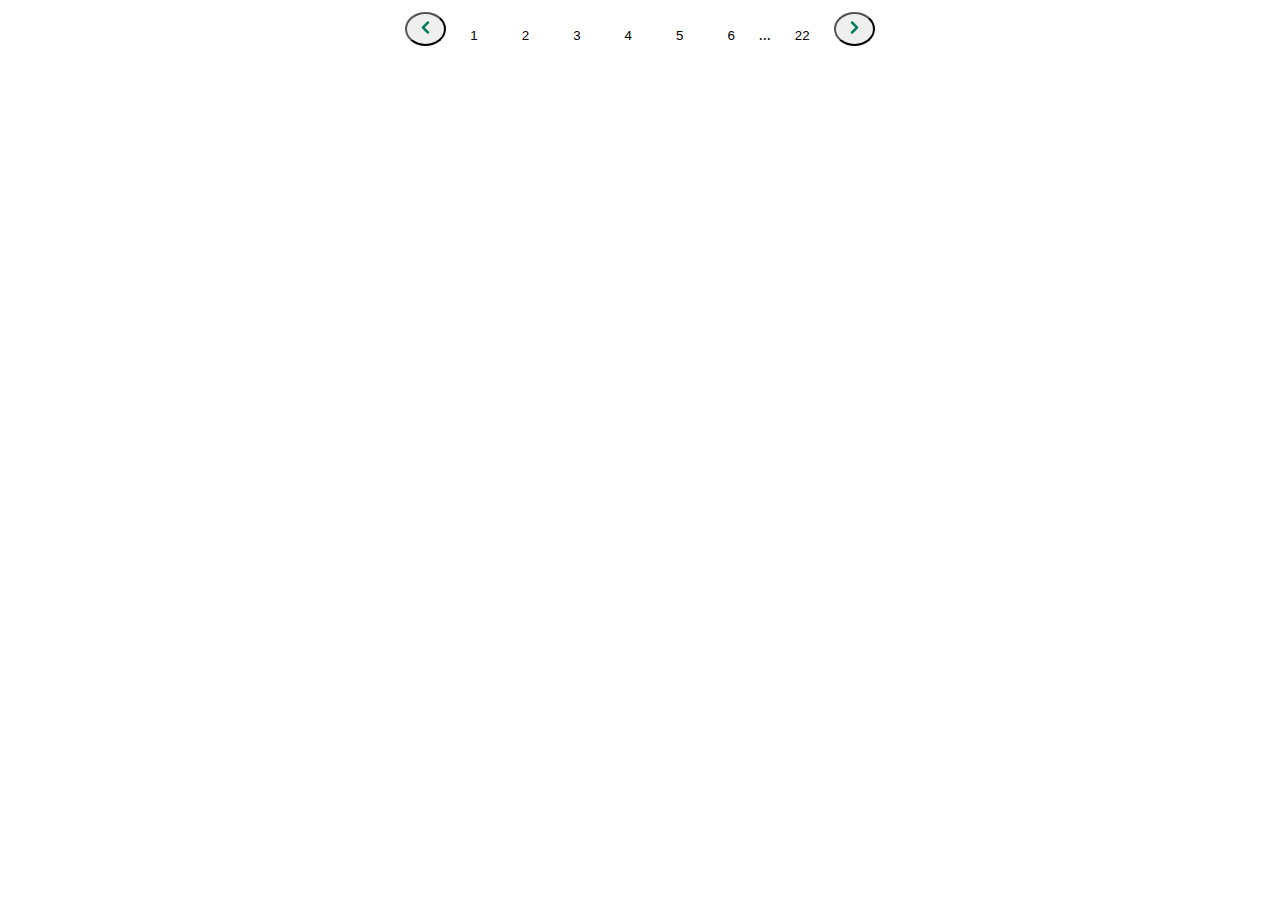
<file: starter/06-Components/chalenge/index.html>
<!DOCTYPE html>
<head>
    <meta charset="UTF-8">
    <meta lang="en"> 
    <title>Pagination Component</title>
    <link rel="stylesheet" href="style.css">
</head>

<body>
    <div>
    <button class = "big-button">
        <svg xmlns="http://www.w3.org/2000/svg" class="icon-but" viewBox="0 0 20 20" fill="currentColor">
            <path fill-rule="evenodd" d="M12.707 5.293a1 1 0 010 1.414L9.414 10l3.293 3.293a1 1 0 01-1.414 1.414l-4-4a1 1 0 010-1.414l4-4a1 1 0 011.414 0z" clip-rule="evenodd" />
          </svg>
    </button>

    <button class="numbers"> 1</button>
    <button class="numbers"> 2</button>
    <button class="numbers"> 3</button>
    <button class="numbers"> 4</button>
    <button class="numbers"> 5</button>
    <button class="numbers"> 6</button>

    <p>...</p>

    <button class="numbers"> 22</button>




    <button class = "big-button">
        <svg xmlns="http://www.w3.org/2000/svg" class="icon-but" viewBox="0 0 20 20" fill="currentColor">
            <path fill-rule="evenodd" d="M7.293 14.707a1 1 0 010-1.414L10.586 10 7.293 6.707a1 1 0 011.414-1.414l4 4a1 1 0 010 1.414l-4 4a1 1 0 01-1.414 0z" clip-rule="evenodd" />
          </svg>
    </button>

</div>

</body>
</file>
<file: final/03-CSS-Fundamentals/style.css>
* {
  /* border-top: 10px solid #1098ad; */
  margin: 0;
  padding: 0;
}

/* PAGE SECTIONS */
body {
  color: #444;
  font-family: sans-serif;

  border-top: 10px solid #1098ad;
  position: relative;
}

.container {
  width: 800px;
  /* margin-left: auto;
  margin-right: auto; */
  margin: 0 auto;
}

.main-header {
  background-color: #f7f7f7;
  /* padding: 20px;
  padding-left: 40px;
  padding-right: 40px; */
  padding: 20px 40px;
  margin-bottom: 60px;
  /* height: 80px; */
}

nav {
  font-size: 18px;
  /* text-align: center; */
}

article {
  margin-bottom: 60px;
}

.post-header {
  margin-bottom: 40px;
  /* position: relative; */
}

aside {
  background-color: #f7f7f7;
  border-top: 5px solid #1098ad;
  border-bottom: 5px solid #1098ad;
  /* padding-top: 50px;
  padding-bottom: 50px; */
  padding: 50px 0;
  width: 500px;
}

/* SMALLER ELEMENTS */
h1,
h2,
h3 {
  color: #1098ad;
}

h1 {
  font-size: 26px;
  text-transform: uppercase;
  font-style: italic;
}

h2 {
  font-size: 40px;
  margin-bottom: 30px;
}

h3 {
  font-size: 30px;
  margin-bottom: 20px;
  margin-top: 40px;
}

h4 {
  font-size: 20px;
  text-transform: uppercase;
  text-align: center;
}

p {
  font-size: 22px;
  line-height: 1.5;
  margin-bottom: 15px;
}

ul,
ol {
  margin-left: 50px;
  margin-bottom: 20px;
}

li {
  font-size: 20px;
  margin-bottom: 10px;
  /* display: inline; */
}

li:last-child {
  margin-bottom: 0;
}

/* footer p {
  font-size: 16px;
} */

/* article header p {
  font-style: italic;
} */

#author {
  font-style: italic;
  font-size: 18px;
}

#copyright {
  font-size: 16px;
}

.related-author {
  font-size: 18px;
  font-weight: bold;
}

/* ul {
  list-style: none;
} */

.related {
  list-style: none;
}

body {
  /* background-color: orangered; */
}

/* .first-li {
  font-weight: bold;
} */

li:first-child {
  font-weight: bold;
}

li:last-child {
  font-style: italic;
}

li:nth-child(even) {
  /* color: red; */
}

/* Misconception: this won't work! */
article p:first-child {
  color: red;
}

/* Styling links */
a:link {
  color: #1098ad;
  text-decoration: none;
}

a:visited {
  /* color: #777; */
  color: #1098ad;
}

a:hover {
  color: orangered;
  font-weight: bold;
  text-decoration: underline orangered;
}

a:active {
  background-color: black;
  font-style: italic;
}
/* LVHA */

.post-img {
  width: 100%;
  height: auto;
}

nav a:link {
  /* background-color: orangered;
  margin: 20px;
  padding: 20px;

  display: block; */

  margin-right: 30px;
  margin-top: 10px;
  display: inline-block;
}

nav a:link:last-child {
  margin-right: 0;
}

button {
  font-size: 22px;
  padding: 20px;
  cursor: pointer;

  position: absolute;
  /* top: 50px;
  left: 50px; */
  bottom: 50px;
  right: 50px;
}

h1::first-letter {
  font-style: normal;
  margin-right: 5px;
}

h3 + p::first-line {
  /* color: red; */
}

h2 {
  /* background-color: orange; */
  position: relative;
}

h2::before {
  content: "TOP";
  background-color: #ffe70e;
  color: #444;
  font-size: 16px;
  font-weight: bold;
  display: inline-block;
  padding: 5px 10px;
  position: absolute;
  top: -10px;
  right: -25px;
}

/* Resolving conflicts */
/* #copyright {
  color: red;
}

.copyright {
  color: blue;
}

.text {
  color: yellow;
}

footer p {
  color: green !important;
} */

/* nav a:link,
nav p {
  font-size: 18px;
} */
</file>
<file: final/04-CSS-Layouts/style.css>
* {
  /* border-top: 10px solid #1098ad; */
  margin: 0;
  padding: 0;
  box-sizing: border-box;
}

/* PAGE SECTIONS */
body {
  color: #444;
  font-family: sans-serif;

  border-top: 10px solid #1098ad;
  position: relative;
}

.container {
  width: 1200px;
  /* margin-left: auto;
  margin-right: auto; */
  margin: 0 auto;
}

.main-header {
  background-color: #f7f7f7;
  /* padding: 20px;
  padding-left: 40px;
  padding-right: 40px; */
  padding: 20px 40px;
  /* margin-bottom: 60px; */
  /* height: 80px; */
}

nav {
  font-size: 18px;
  /* text-align: center; */
}

article {
  /* margin-bottom: 60px; */
}

.post-header {
  margin-bottom: 40px;
  /* position: relative; */
}

aside {
  background-color: #f7f7f7;
  border-top: 5px solid #1098ad;
  border-bottom: 5px solid #1098ad;
  padding: 50px 40px;
}

/* SMALLER ELEMENTS */
h1,
h2,
h3 {
  color: #1098ad;
}

h1 {
  font-size: 26px;
  text-transform: uppercase;
  font-style: italic;
}

h2 {
  font-size: 40px;
  margin-bottom: 30px;
}

h3 {
  font-size: 30px;
  margin-bottom: 20px;
  margin-top: 40px;
}

h4 {
  font-size: 20px;
  text-transform: uppercase;
  text-align: center;
  margin-bottom: 30px;
}

p {
  font-size: 22px;
  line-height: 1.5;
  margin-bottom: 15px;
}

ul,
ol {
  margin-left: 50px;
  margin-bottom: 20px;
}

li {
  font-size: 20px;
  margin-bottom: 10px;
  /* display: inline; */
}

li:last-child {
  margin-bottom: 0;
}

/* footer p {
  font-size: 16px;
} */

/* article header p {
  font-style: italic;
} */

#author {
  font-style: italic;
  font-size: 18px;
}

#copyright {
  font-size: 16px;
}

.related-author {
  font-size: 18px;
  font-weight: bold;
}

/* ul {
  list-style: none;
} */

.related {
  list-style: none;
  margin-left: 0;
}

body {
  /* background-color: orangered; */
}

/* .first-li {
  font-weight: bold;
} */

li:first-child {
  font-weight: bold;
}

li:last-child {
  font-style: italic;
}

li:nth-child(even) {
  /* color: red; */
}

/* Misconception: this won't work! */
article p:first-child {
  color: red;
}

/* Styling links */
a:link {
  color: #1098ad;
  text-decoration: none;
}

a:visited {
  /* color: #777; */
  color: #1098ad;
}

a:hover {
  color: orangered;
  font-weight: bold;
  text-decoration: underline orangered;
}

a:active {
  background-color: black;
  font-style: italic;
}
/* LVHA */

.post-img {
  width: 100%;
  height: auto;
}

nav a:link {
  /* background-color: orangered;
  margin: 20px;
  padding: 20px;

  display: block; */

  margin-right: 30px;
  display: inline-block;
}

nav a:link:last-child {
  margin-right: 0;
}

button {
  font-size: 22px;
  padding: 20px;
  cursor: pointer;

  position: absolute;
  /* top: 50px;
  left: 50px; */
  bottom: 50px;
  right: 50px;
}

h1::first-letter {
  font-style: normal;
  margin-right: 5px;
}

h3 + p::first-line {
  /* color: red; */
}

h2 {
  /* background-color: orange; */
  position: relative;
}

h2::before {
  content: "TOP";
  background-color: #ffe70e;
  color: #444;
  font-size: 16px;
  font-weight: bold;
  display: inline-block;
  padding: 5px 10px;
  position: absolute;
  top: -10px;
  right: -25px;
}

/* Resolving conflicts */
/* #copyright {
  color: red;
}

.copyright {
  color: blue;
}

.text {
  color: yellow;
}

footer p {
  color: green !important;
} */

/* nav a:link,
nav p {
  font-size: 18px;
} */

/* FLOATS */
/*
.author-img {
  float: left;
  margin-bottom: 20px;
}

.author {
  float: left;
  margin-top: 10px;
  margin-left: 20px;
}

h1 {
  float: left;
}

nav {
  float: right;
}

.clear {
  clear: both;
}

.clearfix::after {
  clear: both;
  content: "";
  display: block;
}

article {
  width: 825px;
  float: left;
}

aside {
  width: 300px;
  float: right;
}

footer {
  clear: both;
}
*/

/* FLEXBOX */
.main-header {
  display: flex;
  align-items: center;
  justify-content: space-between;
}

.author-box {
  display: flex;
  align-items: center;
  margin-bottom: 15px;
}

.author {
  margin-bottom: 0;
  margin-left: 15px;
}

.related-post {
  display: flex;
  align-items: center;
  gap: 20px;
  margin-bottom: 30px;
}

.related-link:link {
  font-size: 17px;
  font-weight: bold;
  font-style: normal;
  margin-bottom: 5px;
  display: block;
}

.related-author {
  margin-bottom: 0;
  font-size: 14px;
  font-weight: normal;
  font-style: italic;
}

/* FLEXBOX LAYOUT */
/* .row {
  display: flex;
  align-items: flex-start;
  gap: 75px;
  margin-bottom: 60px;
}

article {
  flex: 1;
  margin-bottom: 0;
}

aside {
  
  DEFAULTS:
  flex-grow: 0;
  flex-shrink: 1;
  flex-basis: auto;

  flex: 0 0 300px;
} */

/* CSS GRID LAYOUT */
.container {
  display: grid;
  grid-template-columns: 1fr 300px;
  column-gap: 75px;
  row-gap: 60px;
  align-items: start;
}

.main-header {
  /* grid-column: 1 / span 2; */
  grid-column: 1 / -1;
}

article {
}

aside {
}

footer {
  grid-column: 1 / -1;
}
</file>
<file: final/05-Design/style.css>
/*
SPACING SYSTEM (px)
2 / 4 / 8 / 12 / 16 / 24 / 32 / 48 / 64 / 80 / 96 / 128

FONT SIZE SYSTEM (px)
10 / 12 / 14 / 16 / 18 / 20 / 24 / 30 / 36 / 44 / 52 / 62 / 74 / 86 / 98
*/

/* 
MAIN COLOR: #087f5b
GREY COLOR: #343a40
*/

* {
  margin: 0;
  padding: 0;
  box-sizing: border-box;
}

/* ------------------------ */
/* GENERAL STYLES */
/* ------------------------ */
body {
  font-family: "Inter", sans-serif;
  color: #343a40;
  border-bottom: 8px solid #087f5b;
}

.container {
  width: 960px;
  margin: 0 auto;
}

header,
section {
  margin-bottom: 96px;
}

h2 {
  margin-bottom: 48px;
  font-size: 36px;
  letter-spacing: -0.5px;
  /* 24 / 30 / 36 */
}

.grid-3-cols {
  display: grid;
  grid-template-columns: repeat(3, 1fr);
  column-gap: 80px;
}

.btn:link,
.btn:visited {
  background-color: #087f5b;
  color: #fff;
  text-decoration: none;
  text-transform: uppercase;
  font-weight: 500;

  display: inline-block;
  border-radius: 100px;
}

.btn:hover,
.btn:active {
  background-color: #099268;
}

.btn--big {
  font-size: 18px;
  padding: 16px 32px;
}

.btn--small {
  font-size: 14px;
  padding: 8px 12px;
}

img {
  border-radius: 12px;
}

/* ------------------------ */
/* COMPONENT STYLES */
/* ------------------------ */

/* HEADER */
header {
  display: grid;
  grid-template-columns: repeat(2, 1fr);
  column-gap: 80px;
  margin-top: 64px;
}

.header-text-box {
  align-self: center;
}

h1 {
  margin-bottom: 32px;
  font-size: 44px;
  line-height: 1.1;
  letter-spacing: -1px;
  /* 44 / 52 / 62 */

  /* text-shadow: 0 5px 5px rgba(0, 0, 0, 0.2); */
}

.header-text {
  margin-bottom: 24px;
  font-size: 18px;
  line-height: 1.7;
}

img {
  width: 100%;
}

/* FEATURES */
.features-icon {
  stroke: #087f5b;
  width: 32px;
  heigh: 32px;
  margin-bottom: 24px;
}

.features-title {
  margin-bottom: 16px;
  font-size: 20px;
}

.features-text {
  font-size: 18px;
  line-height: 1.7;
}

/* TESTIMONIAL */
.testimonial-section {
  background-color: #087f5b;
  color: #fff;
  padding: 24px;
  border-radius: 12px;
}

.testimonial-box {
  grid-column: 2 / -1;
  align-self: center;
}

.testimonial-box h2 {
  margin-bottom: 24px;
  /* 20 / 24 / 30 */
  font-size: 24px;
}

.testimonial-text {
  font-style: italic;
  margin-bottom: 24px;
  font-size: 18px;
  line-height: 1.7;
  color: ##e6fcf5;
}

.testimonial-author {
  color: #c3fae8;
}

/* CHAIRS */
.chair {
  box-shadow: 0 20px 30px 0 rgba(0, 0, 0, 0.07);
  border-radius: 12px;
}

.chair img {
  border-bottom-left-radius: 0;
  border-bottom-right-radius: 0;
}

.chair-box {
  padding: 32px;
}

h3 {
  margin-bottom: 24px;
  font-size: 20px;
}

.chair-details {
  list-style: none;
  margin-bottom: 48px;
}

.chair-details li {
  display: flex;
  align-items: center;
  gap: 12px;
  margin-bottom: 16px;
}

.chair-details li:last-child {
  margin-bottom: 0;
}

.chair-icon {
  stroke: #087f5b;
  width: 24px;
  height: 24px;
}

.chair-price {
  display: flex;
  justify-content: space-between;
  align-items: center;
  font-size: 20px;
}

footer {
  margin-bottom: 48px;
  font-size: 14px;
  color: #495057;
}
</file>
<file: starter/03-CSS-Fundamentals/style.css>
*{
    margin: 0px;
    padding: 2px;
}

.position-button{
    position: absolute;
    bottom: 50px;
    right: 50px;
    padding: 20px;
    font-size: large;
    }


body{
    font-family: sans-serif;
    width: 90%;
    margin-left: auto;
    margin-right: auto;
    position: relative;


}

header{
    padding: 20px;
    color: #fff;
}

h1,h2,h3,h4{
    font-family: 'Roboto', sans-serif;
    color: #1098ad;
    padding: 10px;

}

h2{
    position: relative;
}

h2::after{
    content: "TOP";
    font-size: large;
    font-weight: bold;
    color: #444;
    position: absolute;
    right: -10px;
    top: -10px;
    background-color: yellow;
    padding: 5px;
}

h4{
    text-align: center;
}

.related-posts{
    list-style: none;
}


.post-img{
    width: 100%;
    height: auto;

}

a {
    color: #1098ad;
    text-decoration: none;
}

a:hover{
    text-decoration: underline;
    color : orangered;
}


.author{
    font-style: italic;
}

.main-header{
    margin: 20px 10px;
    background-color: #f2f2f2;
    padding: 20px 10px;
}

li{
    margin-bottom: 20px;
}
li:last-child{
    margin-bottom: 0px;
}


aside{
text-align: center;
}

article{
    float: left;
    width: 800px;
}

aside{
    float: right;
    background-color: #f2f2f2;
}

footer{
    clear: both;
}
</file>
<file: starter/04-CSS-Layouts/style.css>
* {
  /* border-top: 10px solid #1098ad; */
  margin: 0;
  padding: 0;
}

/* PAGE SECTIONS */
body {
  color: #444;
  font-family: sans-serif;

  border-top: 10px solid #1098ad;
  position: relative;
}

.container {
  width: 80%;
  /* margin-left: auto;
  margin-right: auto; */
  margin: 0 auto;
}

.main-header {
  background-color: #f7f7f7;
  /* padding: 20px;
  padding-left: 40px;
  padding-right: 40px; */
  padding: 20px 40px;
  margin-bottom: 60px;
  /* height: 80px; */
}

nav {
  font-size: 18px;
  /* text-align: center; */
}

article {
  margin-bottom: 60px;
}

.post-header {
  margin-bottom: 40px;
  /* position: relative; */
}

aside {
  background-color: #f7f7f7;
  border-top: 5px solid #1098ad;
  border-bottom: 5px solid #1098ad;
  /* padding-top: 50px;
  padding-bottom: 50px; */
  padding: 50px 0;
  width: 500px;
}

/* SMALLER ELEMENTS */
h1,
h2,
h3 {
  color: #1098ad;
}

h1 {
  font-size: 26px;
  text-transform: uppercase;
  font-style: italic;
}

h2 {
  font-size: 40px;
  margin-bottom: 30px;
}

h3 {
  font-size: 30px;
  margin-bottom: 20px;
  margin-top: 40px;
}

h4 {
  font-size: 20px;
  text-transform: uppercase;
  text-align: center;
}

p {
  font-size: 22px;
  line-height: 1.5;
  margin-bottom: 15px;
}

ul,
ol {
  margin-left: 50px;
  margin-bottom: 20px;
}

li {
  font-size: 20px;
  margin-bottom: 10px;
  /* display: inline; */
}

li:last-child {
  margin-bottom: 0;
}

/* footer p {
  font-size: 16px;
} */

/* article header p {
  font-style: italic;
} */

#author {
  font-style: italic;
  font-size: 18px;
}

#copyright {
  font-size: 16px;
}

.related-author {
  font-size: 18px;
  font-weight: bold;
}

/* ul {
  list-style: none;
} */

.related {
  list-style: none;
}

body {
  /* background-color: orangered; */
}

/* .first-li {
  font-weight: bold;
} */




/* Misconception: this won't work! */
article p:first-child {
  color: red;
}

/* Styling links */
a:link {
  color: #1098ad;
  text-decoration: none;
}

a:visited {
  /* color: #777; */
  color: #1098ad;
}

a:hover {
  color: orangered;
  font-weight: bold;
  text-decoration: underline orangered;
}

a:active {
  background-color: black;
  font-style: italic;
}
/* LVHA */

.post-img {
  width: 100%;
  height: auto;
}

nav a:link {
  /* background-color: orangered;
  margin: 20px;
  padding: 20px;

  display: block; */

  margin-right: 30px;
  margin-top: 10px;
  display: inline-block;
}

nav a:link:last-child {
  margin-right: 0;
}

button {
  font-size: 22px;
  padding: 20px;
  cursor: pointer;

  position: absolute;
  /* top: 50px;
  left: 50px; */
  bottom: 50px;
  right: 50px;
}

h1::first-letter {
  font-style: normal;
  margin-right: 5px;
}

h3 + p::first-line {
  /* color: red; */
}

h2 {
  /* background-color: orange; */
  position: relative;
}

h2::before {
  content: "TOP";
  background-color: #ffe70e;
  color: #444;
  font-size: 16px;
  font-weight: bold;
  display: inline-block;
  padding: 5px 10px;
  position: absolute;
  top: -10px;
  right: -25px;
}

/* Resolving conflicts */
/* #copyright {
  color: red;
}

.copyright {
  color: blue;
}

.text {
  color: yellow;
}

footer p {
  color: green !important;
} */

/* nav a:link,
nav p {
  font-size: 18px;
} */

.container{
  display: grid;
  grid-template-columns: 2fr 1fr;
}

.main-header{
  grid-column: 1 / 3;
}

aside{
  display: grid;
  grid-template-columns: 1fr;
  width: auto;
  height: 400px;
}

.related-post{
  display: grid;
  grid-template-columns: 1fr 3fr;

}

.related-title{
  grid-column: 1 / 3;
}

.related-image{
  grid-column: 1 / 2;
}

.related-author{
  grid-column: 2 / 3;
}
</file>
<file: starter/Esen/style.css>
/*
SPACING SYSTEM (px)
2 / 4 / 8 / 12 / 16 / 24 / 32 / 48 / 64 / 80 / 96 / 128

FONT SIZE SYSTEM (px)
10 / 12 / 14 / 16 / 18 / 20 / 24 / 30 / 36 / 44 / 52 / 62 / 74 / 86 / 98
*/

* {
  margin: 0;
  padding: 0;
  box-sizing: border-box;
}

/* ------------------------ */
/* GENERAL STYLES */
/* ------------------------ */
body {
  font-family: 'Roboto' , sans-serif;
  letter-spacing: 0.5px;
  background-color:#e6e8ea;
}

.container {
  width: 960px;
  margin: 0 auto;

}

header,
section {
  margin-bottom: 48px;
}

h2 {
  margin-bottom: 36px;
}

.grid-3-cols {
  display: grid;
  grid-template-columns: repeat(3, 1fr);
  column-gap: 80px;
}

/* ------------------------ */
/* COMPONENT STYLES */
/* ------------------------ */

/* HEADER */
header {
  display: grid;
  grid-template-columns: repeat(2, 1fr);
  column-gap: 80px;
  margin-top: 64px;
  
}

.header-text-box {
  align-self: center;
}

h1 {
  margin-bottom: 24px;
}

.header-text {
  margin-bottom: 24px;
}

img {
  width: 100%;
}

/* FEATURES */
.features-icon {
}

.features-title {
  margin-bottom: 16px;
}

.features-text {
}

/* TESTIMONIAL */
.testimonial-section {
}

.testimonial-box {
  grid-column: 2 / -1;
  align-self: center;
}

.testimonial-box h2 {
  margin-bottom: 24px;
}

.testimonial-text {
  font-style: italic;shop
  margin-bottom: 24px;
}

/* CHAIRS */
.chair-box {
  padding: 24px;
}

h3 {
  margin-bottom: 24px;
}

.chair-details {
  list-style: none;
  margin-bottom: 24px;
}

.chair-details li {
  display: flex;
  align-items: center;
  gap: 12px;
  margin-bottom: 24px;
}

.chair-details li:last-child {
  margin-bottom: 0;
}

.chair-icon {
}

.chair-price {
  display: flex;
  justify-content: space-between;
}

footer {
  margin-bottom: 48px;
}

.btn{
  display: inline-block;
  background-color: #087f5b ;
  color:#343a40;
  padding: 8px 24px;
  border-radius: 4px;
  font-size: 16px;
  font-weight: bold;
  cursor: pointer;
  margin: 10px;
  text-decoration: none;
  ;

}

.btn:hover{
  background-color: #343a40;
  color: #fff;
}

u{
  text-decoration-thickness: 3px;
  text-decoration-color:  #087f5b;
}

.light-background{
  background-color:#38d9a9;
  padding: 20px;
  color: #343a40;
  border-radius: 8px;
  box-shadow: 10px 10px 10px rgba(0,0,0,0.3);
}


nav{
  position: fixed;
  display: grid;
  grid-template-columns: 1fr 2fr 2fr 2fr;
  background-color:#e9ecef;
  justify-content: center;
  align-items: center;
  text-align: center;
  width: 100%;
  top:0%
  
}




.menu-items:link{
  display: block;
  text-decoration: none;
  color: #343a40;
  font-weight: bolder;
  padding: 20px;
}

.menu-items:visited{
  color: #343a40;
}

.menu-items:hover{
  color:#087f5b;
  background-color: #343a40;
}

.icon-pack{
  stroke: #343a40;
  width: 32px;
  height: 32px;
  margin-bottom: 16px;

}

.button-icon{
  display: inline-block;
  stroke: #343a40;
  width: 32px;
  height: 32px;
  vertical-align: middle;
  margin-left: 10px;
  
}

.main-pic{
   box-shadow: 10px 10px 10px rgba(0,0,0,0.3);
   border-radius: 8px;}


.grid-product{
display: flex;
margin-top: 100px;
align-items: center;
background-color: #38d9a9;

border-radius: 8px;}

.products-img1{
  display: inline-block;
  width: 300px;
  height: 300px;
  box-shadow: 20px 20px 20px rgba(0,0,0,0.2);
  margin-right: 80px;
  margin-left: 80px;
  transform: scale(1.2);
  border-radius: 8px;
}

.text-products{
  display: inline-block;
  padding: 20px;
}

.products-slider{
  margin-top: 120px;
  position: relative;
}

.products-title{
  text-align: center;
}


.but{
  border-radius: 50%;
  cursor: pointer;
}

.but--right{
  position: absolute;
  right: 0px;
  transform: translate(50%, 50%);
}


.but--left{
  position: absolute;
  left: 0px;
  transform: translate(-50%, 50%);
}

.icon-but{
  height: 36px;
  width: 36px;
}

.dots{
  position: absolute;
  left: 50%;
  bottom: 0px;
  transform: translate(-50%,32px);
}

.dot{
  height: 12px;
  width: 12px;
  border: 2px solid  #087f5b;
  border-radius: 50%;
  background-color: #fff;
  margin: 0 10px;
  display: inline-block;
}

.dot:first-of-type{
  background-color: #38d9a9;
}
</file>
<file: starter/06-Components/chalenge/style.css>
body{
    display: flex;
    justify-content: center;
    align-items: center;
    
}

.icon-but{
    height: 25px;
    width: 25px;
    color: #087f5b;
}

.big-button{
    border-radius: 50%;
    cursor: pointer;
}

.numbers{
    text-decoration: none;
    color: #000;
    margin: 10px;
    background-color: #fff;
    border-radius: 50%;
    padding: 10px;
    border-width: 0ch;
}

.numbers:hover{
    background-color:#087f5b;
    color: #fff;
}

p{
    display: inline;
}
</file>
